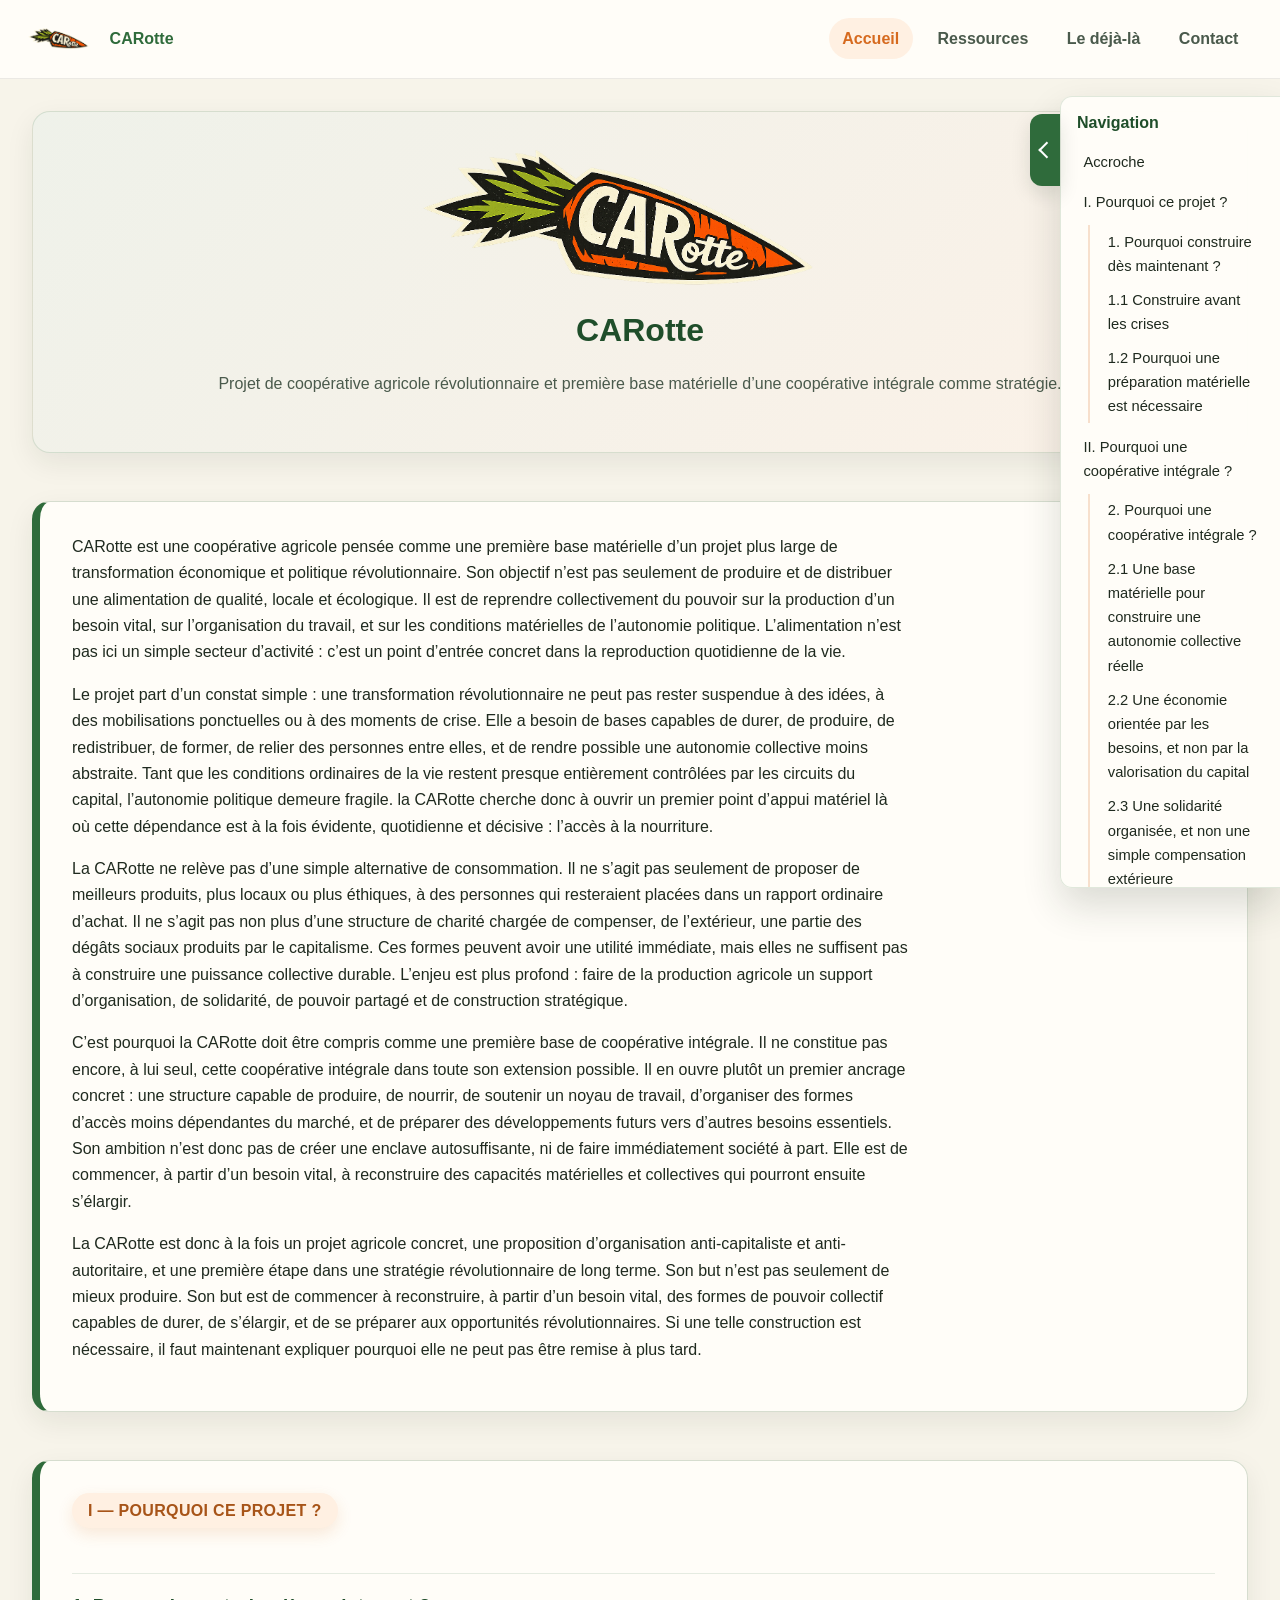
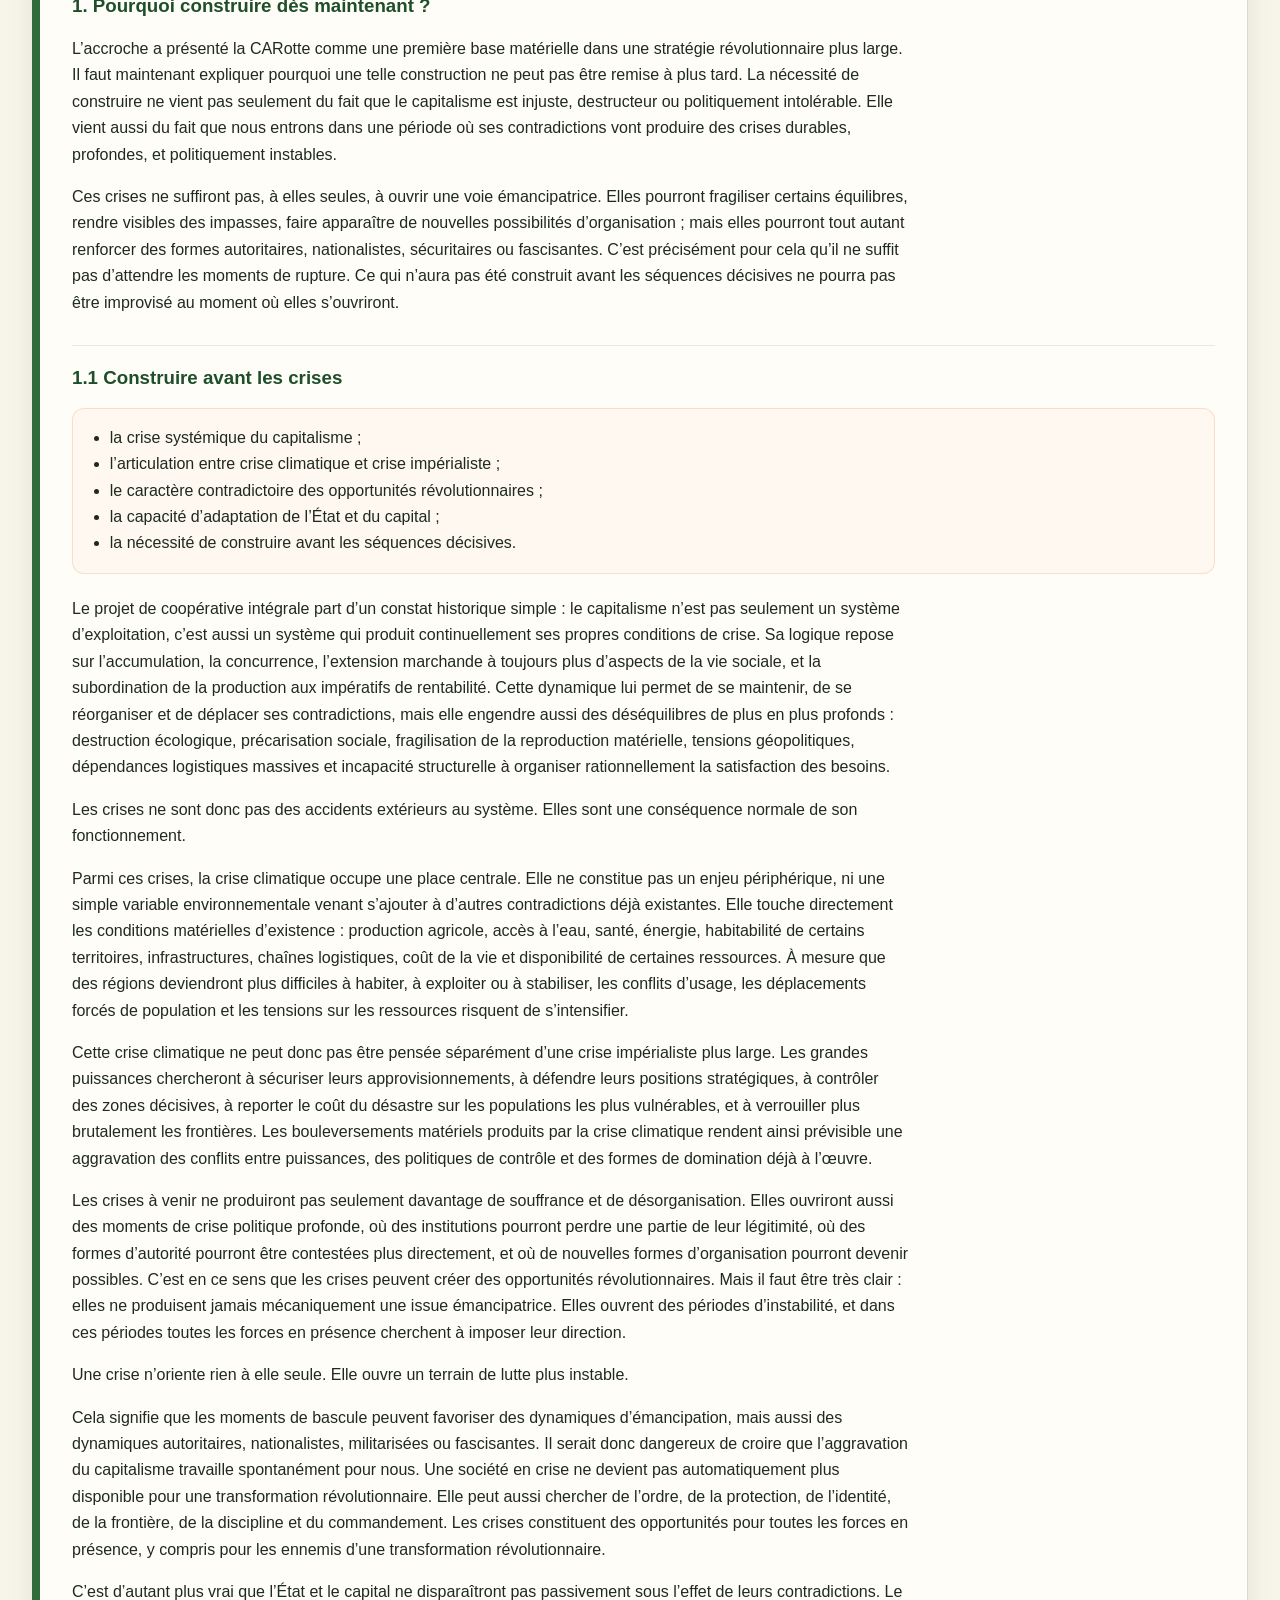
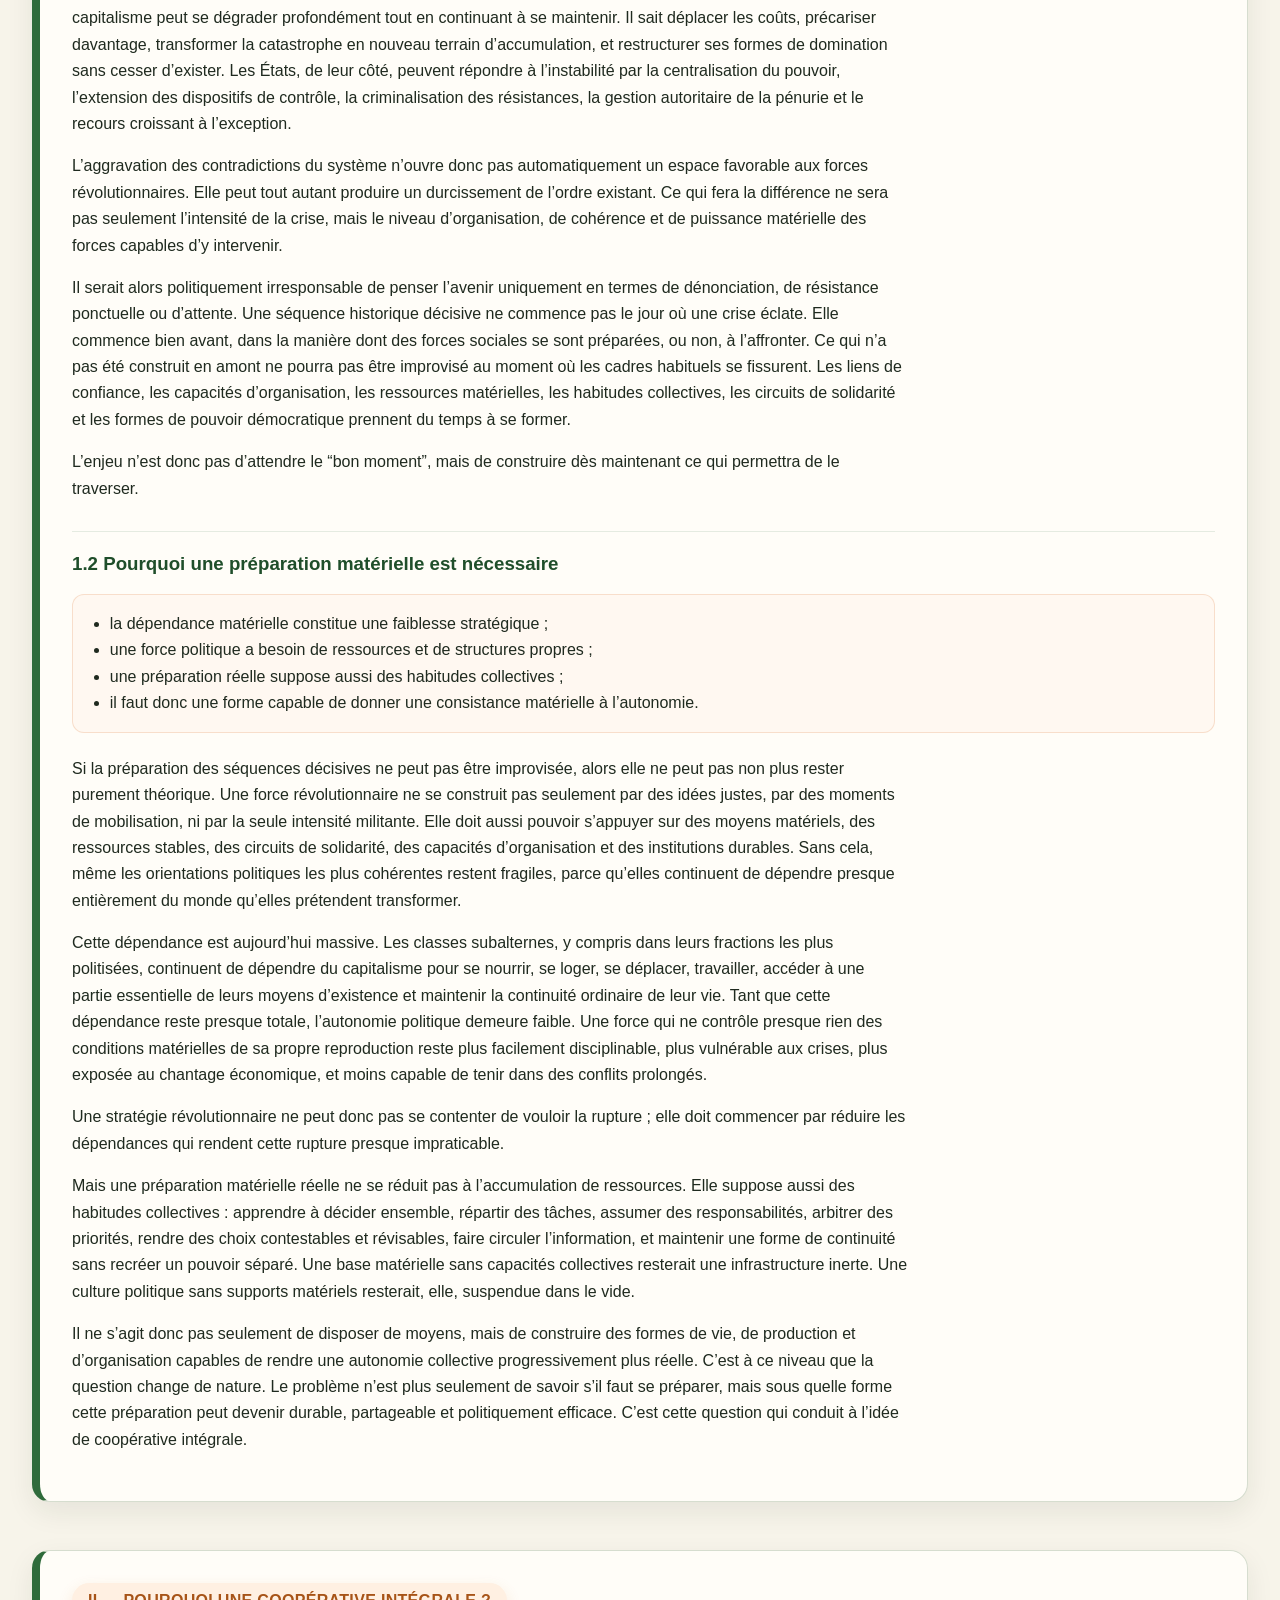
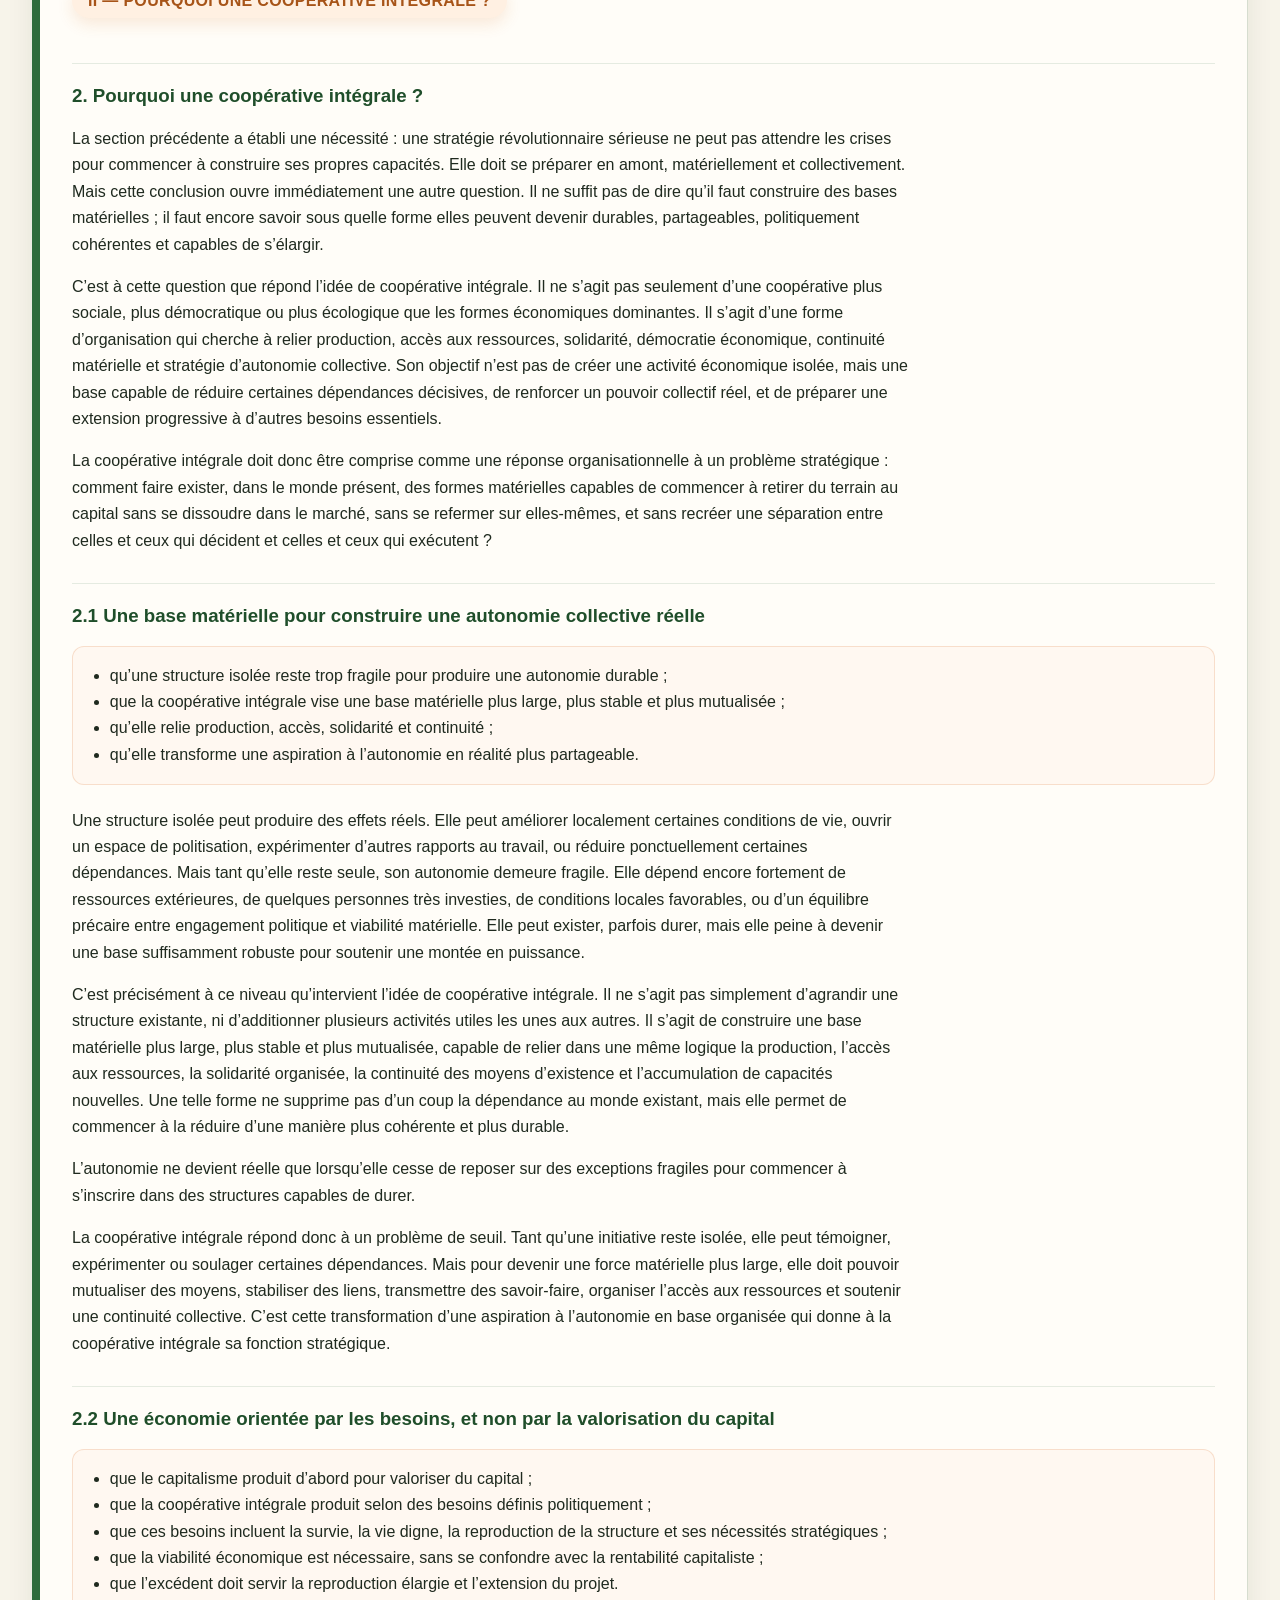
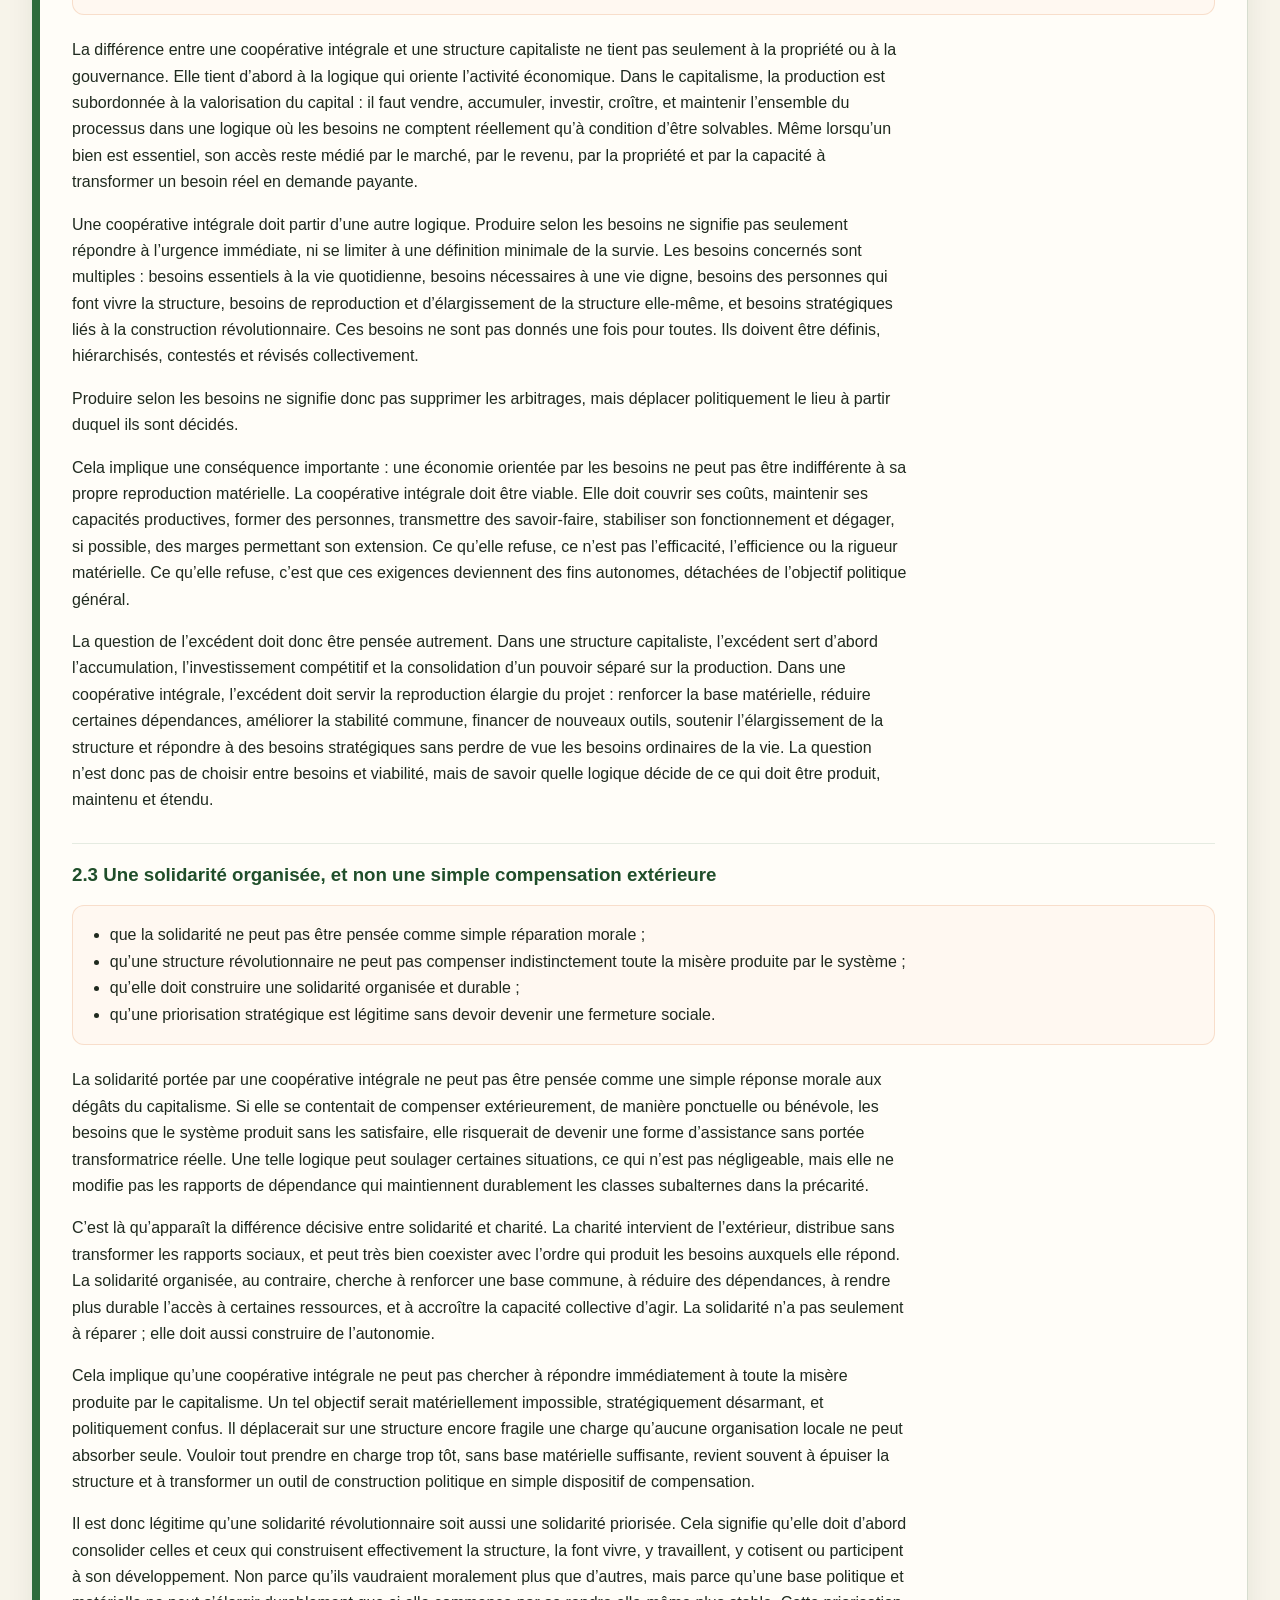
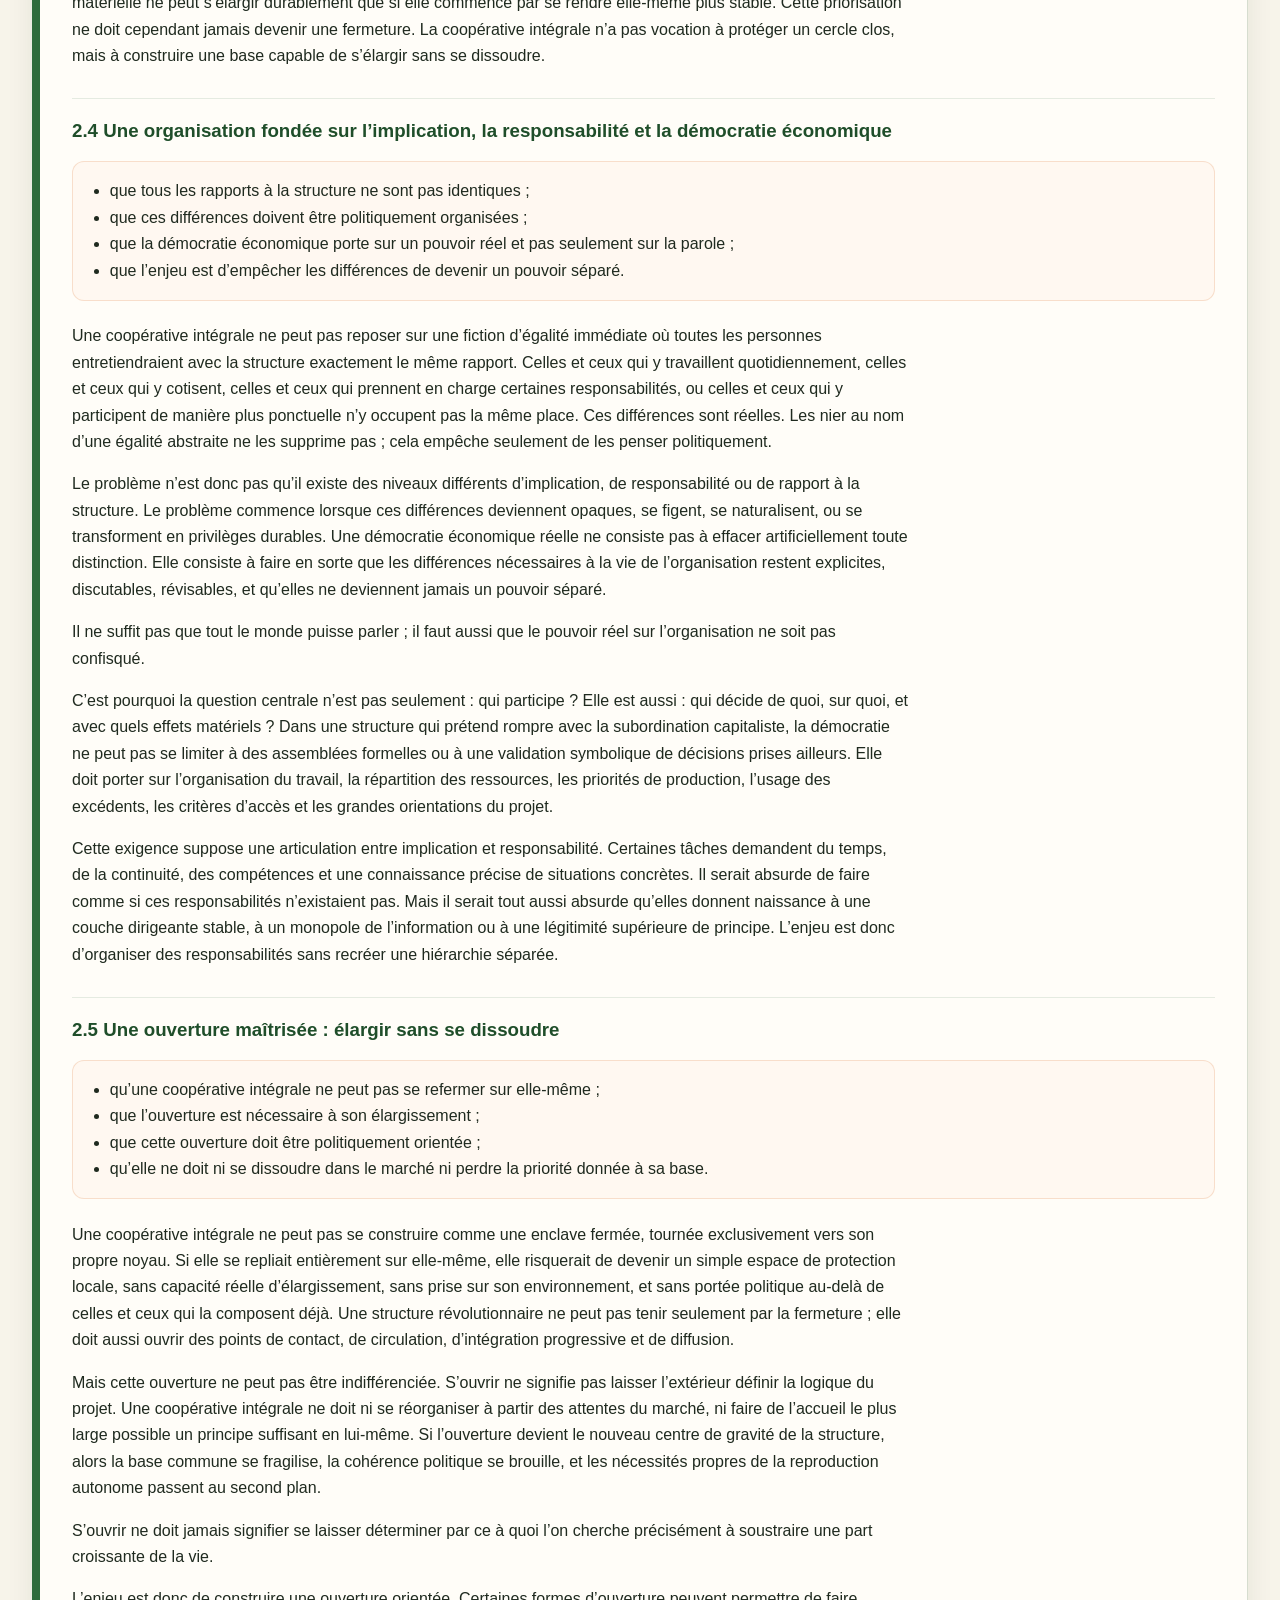
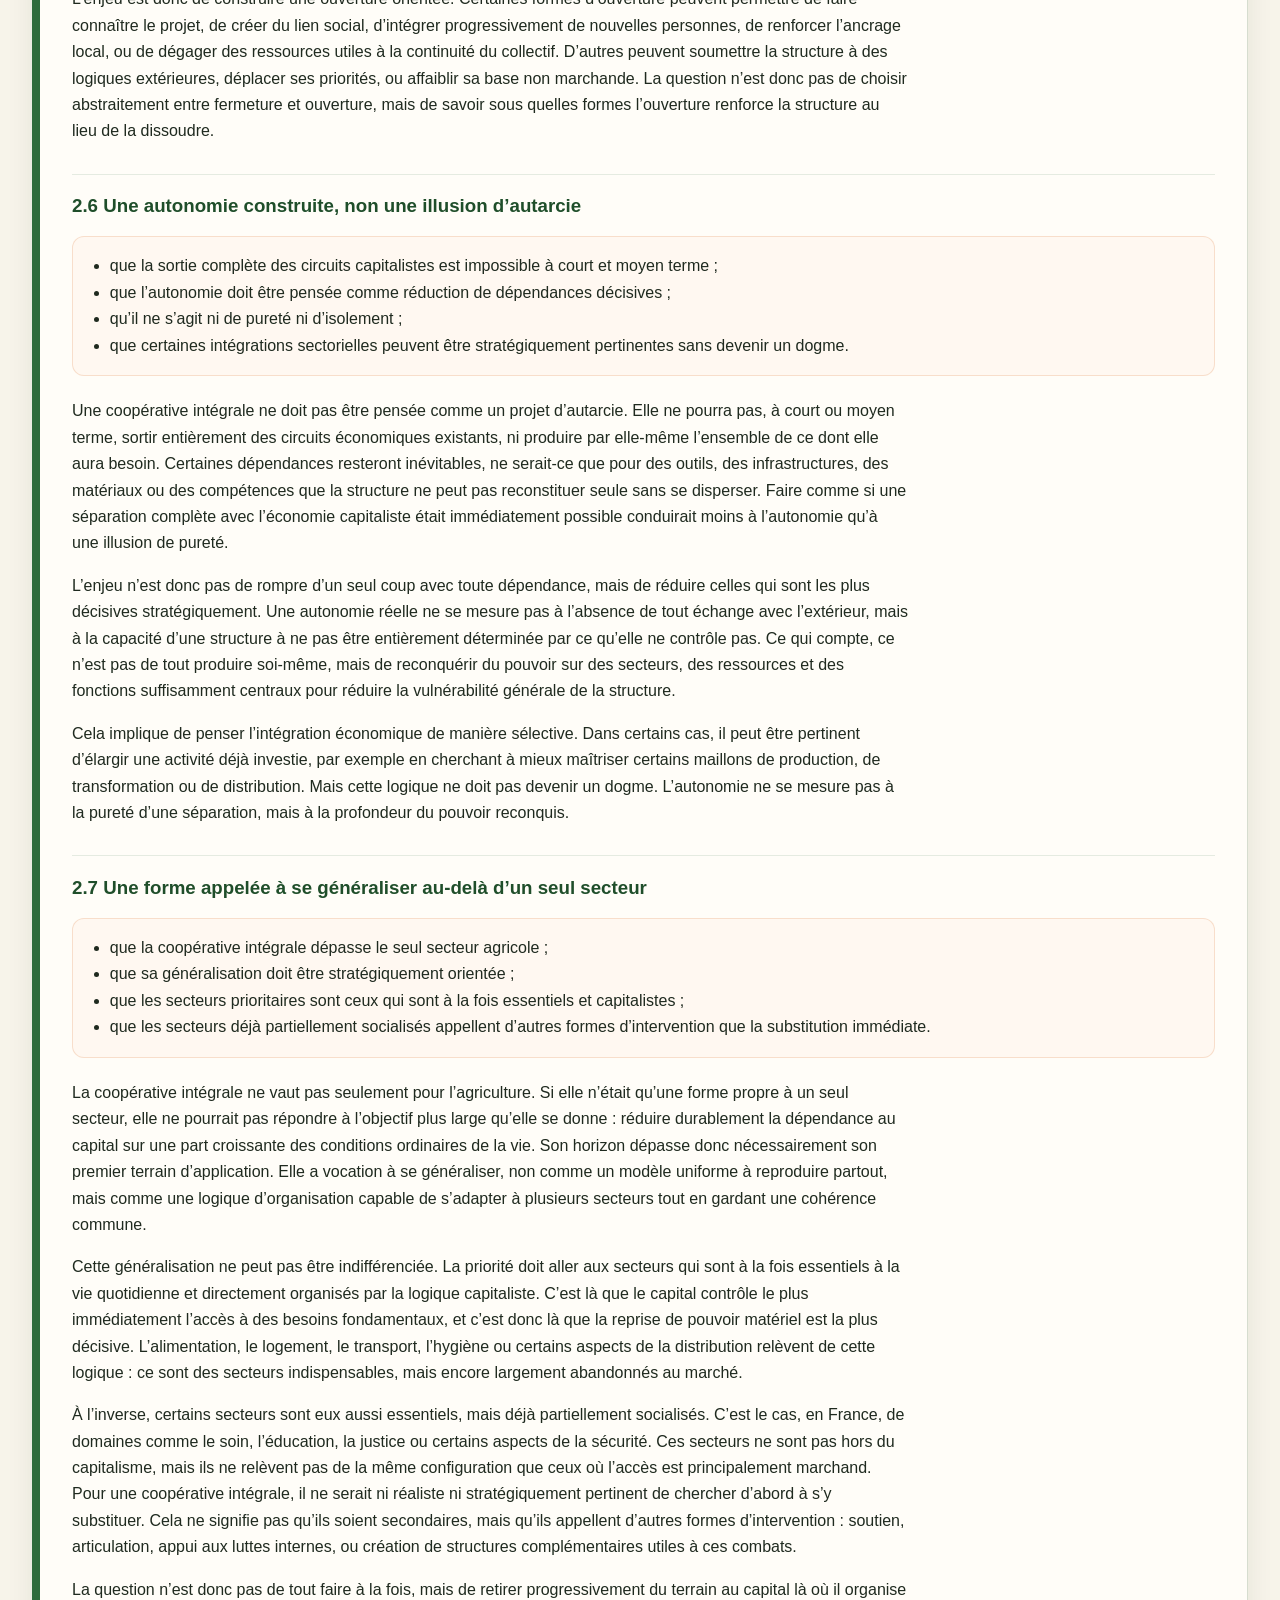
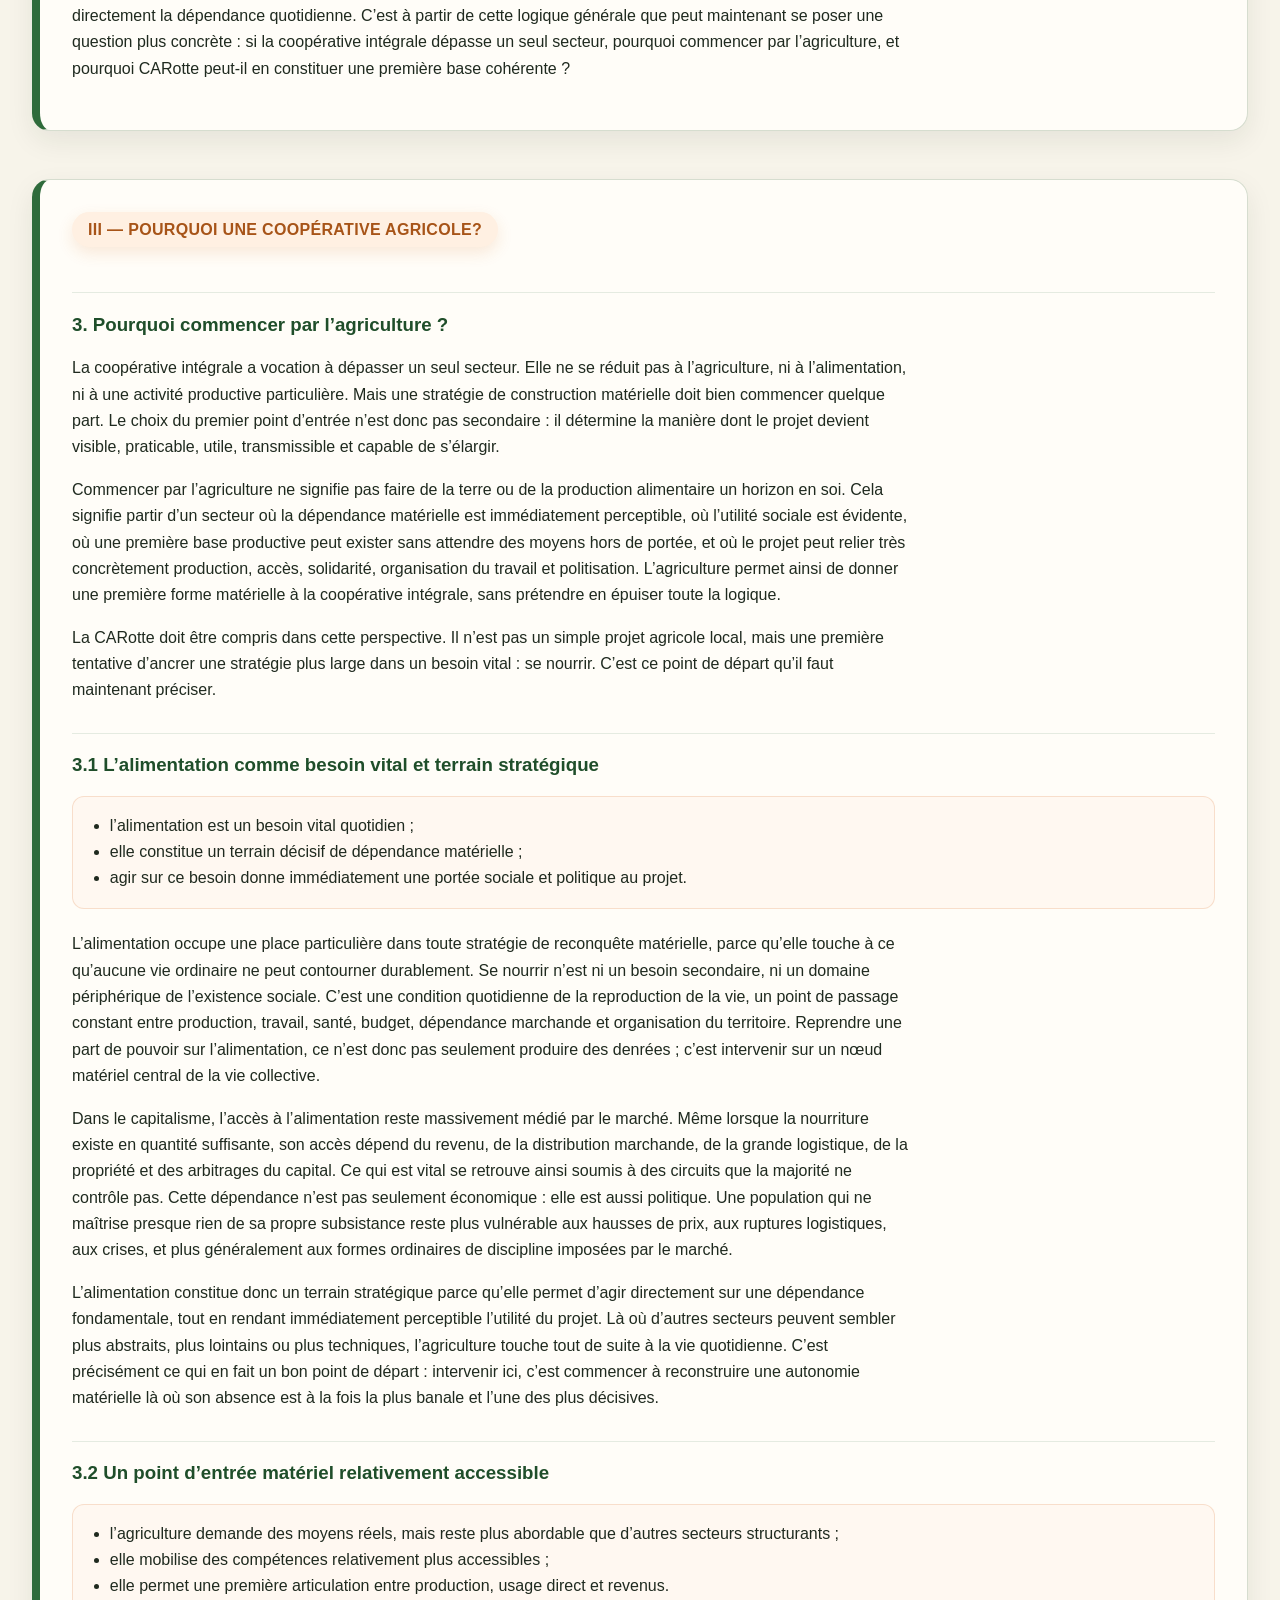
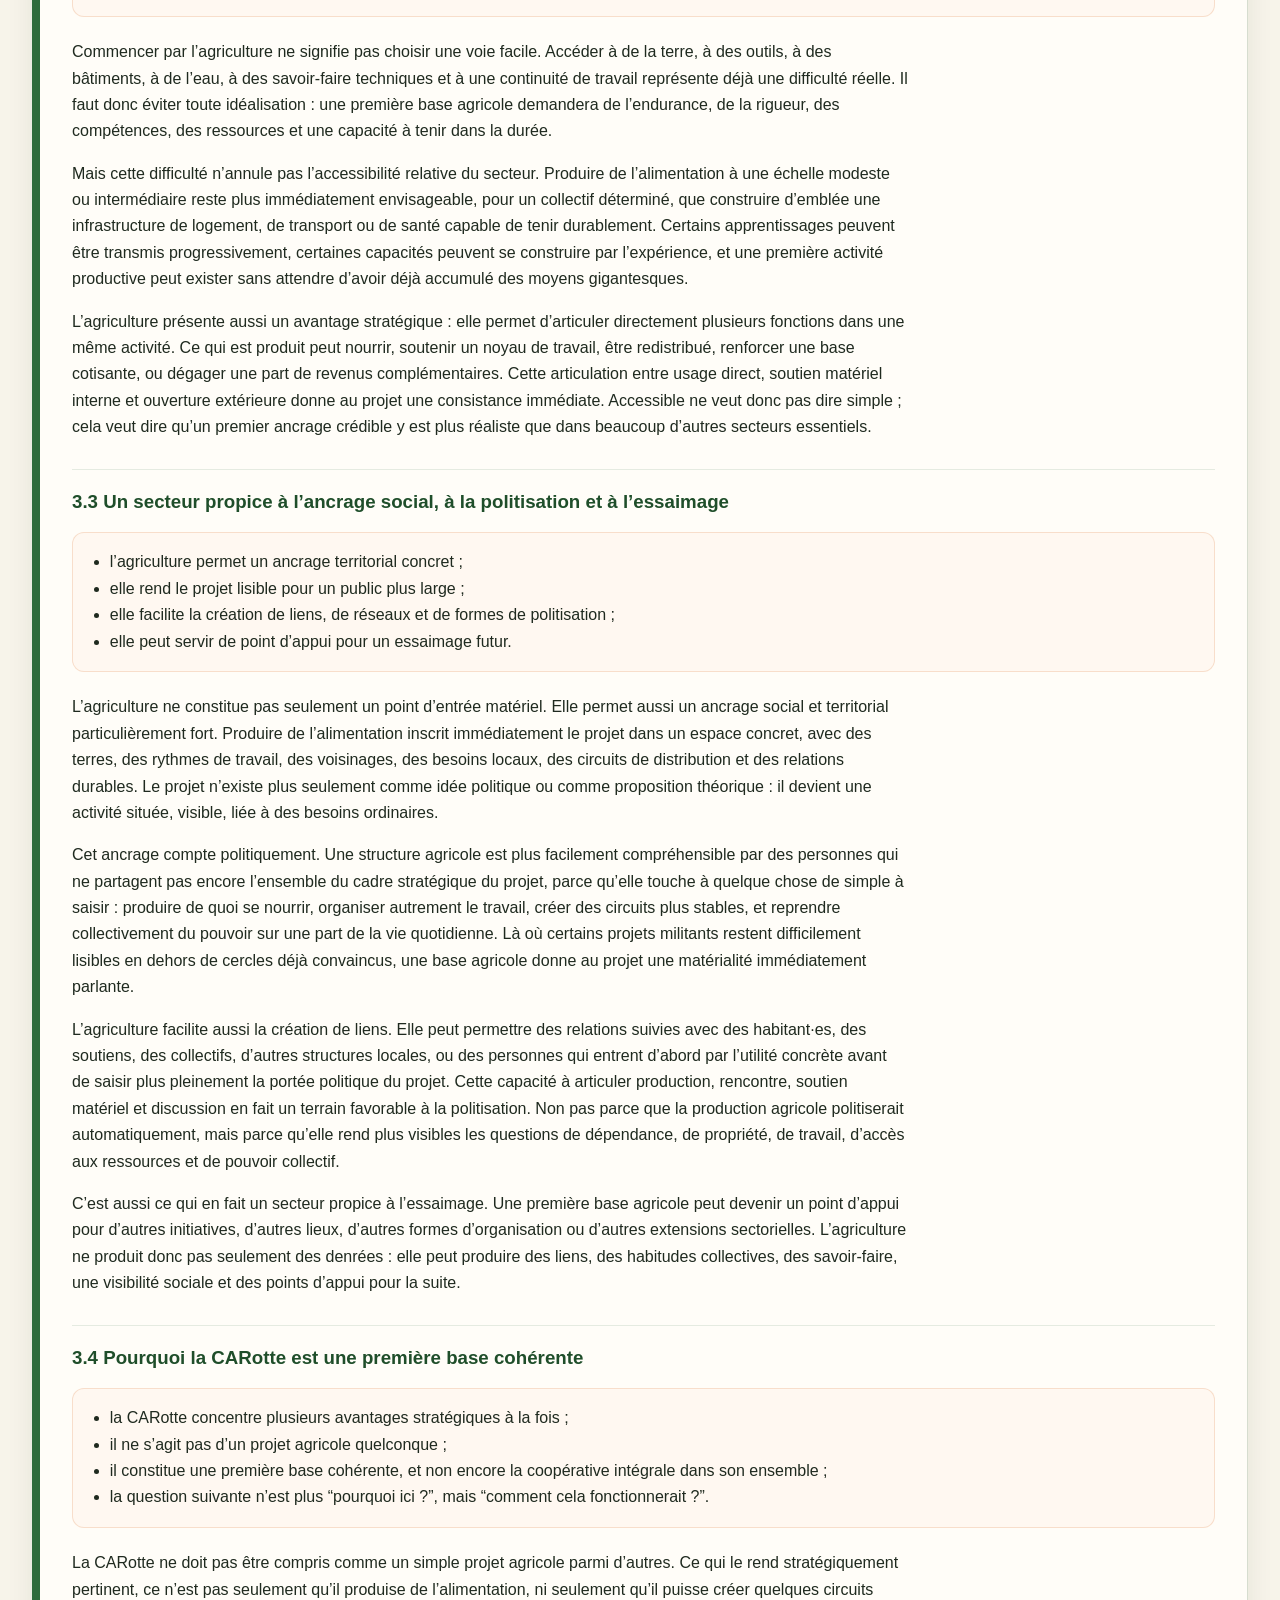
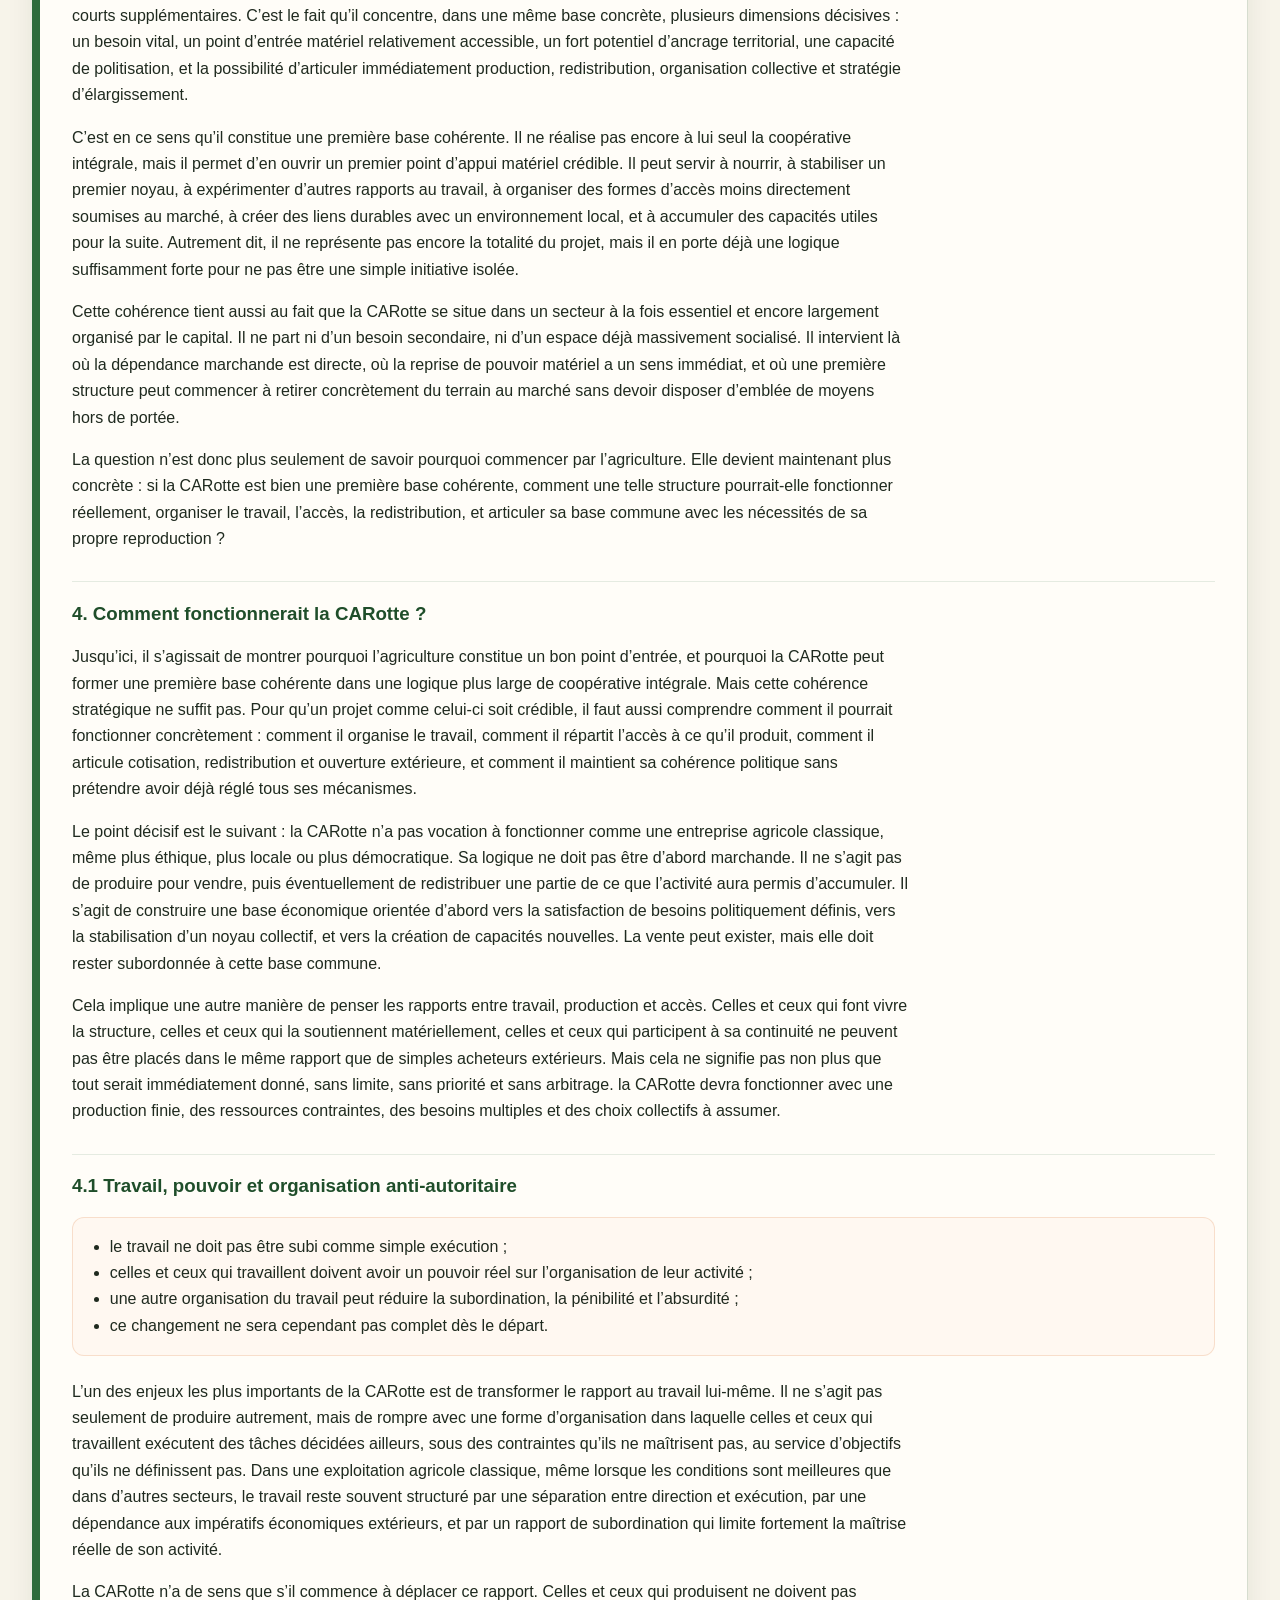
<file: index.html>
<!DOCTYPE html>
<html lang="fr">
<head>
  <meta charset="UTF-8">
  <meta name="viewport" content="width=device-width, initial-scale=1.0">
  <meta name="description" content="CARotte est un projet de coopérative agricole pensé comme première base matérielle d’une coopérative intégrale et d’une stratégie révolutionnaire de long terme.">
  <title>CARotte — Accueil</title>
  <link rel="stylesheet" href="style.css">
</head>
<body>

  <!-- Barre du haut -->
  <header class="topbar">
    <div class="topbar-inner">
      <a class="topbar-brand" href="index.html">
        <img src="logo-carotte.png" class="topbar-logo" alt="Logo CARotte">
        <span>CARotte</span>
      </a>

      <nav class="topbar-nav">
        <a class="active" href="index.html">Accueil</a>
        <a href="ressources.html">Ressources</a>
        <a href="deja-la.html">Le déjà-là</a>
        <a href="#contact-footer">Contact</a>
      </nav>
    </div>
  </header>

  <!-- Sommaire latéral -->
  <nav class="site-nav site-nav--intro-open" id="siteNav">
    <div class="site-nav__handle"></div>

    <div class="site-nav__panel">
      <h2>Navigation</h2>
      <ul>
        <li><a href="#accroche">Accroche</a></li>

        <li>
          <a href="#bloc-1">I. Pourquoi ce projet ?</a>
          <ul>
            <li><a href="#section-1">1. Pourquoi construire dès maintenant ?</a></li>
            <li><a href="#section-1-1">1.1 Construire avant les crises</a></li>
            <li><a href="#section-1-2">1.2 Pourquoi une préparation matérielle est nécessaire</a></li>
          </ul>
        </li>

        <li>
          <a href="#bloc-2">II. Pourquoi une coopérative intégrale ?</a>
          <ul>
            <li><a href="#section-2">2. Pourquoi une coopérative intégrale ?</a></li>
            <li><a href="#section-2-1">2.1 Une base matérielle pour construire une autonomie collective réelle</a></li>
            <li><a href="#section-2-2">2.2 Une économie orientée par les besoins, et non par la valorisation du capital</a></li>
            <li><a href="#section-2-3">2.3 Une solidarité organisée, et non une simple compensation extérieure</a></li>
            <li><a href="#section-2-4">2.4 Une organisation fondée sur l’implication, la responsabilité et la démocratie économique</a></li>
            <li><a href="#section-2-5">2.5 Une ouverture maîtrisée : élargir sans se dissoudre</a></li>
            <li><a href="#section-2-6">2.6 Une autonomie construite, non une illusion d’autarcie</a></li>
            <li><a href="#section-2-7">2.7 Une forme appelée à se généraliser au-delà d’un seul secteur</a></li>
          </ul>
        </li>

        <li>
          <a href="#bloc-3">III. Pourquoi CARotte ?</a>
          <ul>
            <li><a href="#section-3">3. Pourquoi commencer par l’agriculture ?</a></li>
            <li><a href="#section-3-1">3.1 L’alimentation comme besoin vital et terrain stratégique</a></li>
            <li><a href="#section-3-2">3.2 Un point d’entrée matériel relativement accessible</a></li>
            <li><a href="#section-3-3">3.3 Un secteur propice à l’ancrage social, à la politisation et à l’essaimage</a></li>
            <li><a href="#section-3-4">3.4 Pourquoi la CARotte est une première base cohérente</a></li>
            <li><a href="#section-4">4. Comment fonctionnerait la CARotte ?</a></li>
            <li><a href="#section-4-1">4.1 Travail, pouvoir et organisation anti-autoritaire</a></li>
            <li><a href="#section-4-2">4.2 Cotisation, accès et logique de redistribution</a></li>
            <li><a href="#section-4-3">4.3 Production limitée, priorités d’accès et ouverture extérieure</a></li>
            <li><a href="#section-4-4">4.4 Ce que ce modèle peut apporter à terme</a></li>
            <li><a href="#section-4-5">4.5 Ce que les débuts exigeront probablement</a></li>
          </ul>
        </li>

        <li>
          <a href="#bloc-4">IV. Comment le projet peut durer, grandir et se lancer ?</a>
          <ul>
            <li><a href="#section-5">5. Comment le projet peut durer et grandir ?</a></li>
            <li><a href="#section-5-1">5.1 Consolider une première base</a></li>
            <li><a href="#section-5-2">5.2 Pourquoi un commun théorique et stratégique est nécessaire</a></li>
            <li><a href="#section-5-3">5.3 Étendre par création et par intégration de structures existantes</a></li>
            <li><a href="#section-5-4">5.4 Généraliser le modèle à d’autres secteurs</a></li>
            <li><a href="#section-5-5">5.5 Penser l’internationalisation à long terme</a></li>
            <li><a href="#section-6">6. Conditions de lancement et faisabilité</a></li>
            <li><a href="#section-6-1">6.1 De quoi faut-il disposer pour commencer ?</a></li>
            <li><a href="#section-6-2">6.2 Hypothèses de départ : reprise, transformation, installation nouvelle</a></li>
            <li><a href="#section-6-3">6.3 Pistes de financement</a></li>
            <li><a href="#section-6-4">6.4 Ce qui devra être étudié collectivement</a></li>
            <li><a href="#section-7">7. Annexes</a></li>
            <li><a href="#section-7-1">7.1 Le déjà-là</a></li>
            <li><a href="#section-7-2">7.2 Ressources</a></li>
            <li><a href="#section-8">8. Rejoindre le projet</a></li>
          </ul>
        </li>
      </ul>
    </div>
  </nav>

  <main class="site-main">

    <!-- Accroche -->
    <header class="site-hero" id="accroche">
      <div class="hero-logo-wrap">
        <img src="logo-carotte.png" class="hero-logo" alt="Logo CARotte">
      </div>
      <h1>CARotte</h1>
      <p class="site-subtitle">Projet de coopérative agricole révolutionnaire et première base matérielle d’une coopérative intégrale comme stratégie.</p>
    </header>

    <section class="section-block major intro-section" id="accroche-texte">
      <p>CARotte est une coopérative agricole pensée comme une première base matérielle d’un projet plus large de transformation économique et politique révolutionnaire. Son objectif n’est pas seulement de produire et de distribuer une alimentation de qualité, locale et écologique. Il est de reprendre collectivement du pouvoir sur la production d’un besoin vital, sur l’organisation du travail, et sur les conditions matérielles de l’autonomie politique. L’alimentation n’est pas ici un simple secteur d’activité : c’est un point d’entrée concret dans la reproduction quotidienne de la vie.</p>
      <p>Le projet part d’un constat simple : une transformation révolutionnaire ne peut pas rester suspendue à des idées, à des mobilisations ponctuelles ou à des moments de crise. Elle a besoin de bases capables de durer, de produire, de redistribuer, de former, de relier des personnes entre elles, et de rendre possible une autonomie collective moins abstraite. Tant que les conditions ordinaires de la vie restent presque entièrement contrôlées par les circuits du capital, l’autonomie politique demeure fragile. la CARotte cherche donc à ouvrir un premier point d’appui matériel là où cette dépendance est à la fois évidente, quotidienne et décisive : l’accès à la nourriture.</p>
      <p>La CARotte ne relève pas d’une simple alternative de consommation. Il ne s’agit pas seulement de proposer de meilleurs produits, plus locaux ou plus éthiques, à des personnes qui resteraient placées dans un rapport ordinaire d’achat. Il ne s’agit pas non plus d’une structure de charité chargée de compenser, de l’extérieur, une partie des dégâts sociaux produits par le capitalisme. Ces formes peuvent avoir une utilité immédiate, mais elles ne suffisent pas à construire une puissance collective durable. L’enjeu est plus profond : faire de la production agricole un support d’organisation, de solidarité, de pouvoir partagé et de construction stratégique.</p>
      <p>C’est pourquoi la CARotte doit être compris comme une première base de coopérative intégrale. Il ne constitue pas encore, à lui seul, cette coopérative intégrale dans toute son extension possible. Il en ouvre plutôt un premier ancrage concret : une structure capable de produire, de nourrir, de soutenir un noyau de travail, d’organiser des formes d’accès moins dépendantes du marché, et de préparer des développements futurs vers d’autres besoins essentiels. Son ambition n’est donc pas de créer une enclave autosuffisante, ni de faire immédiatement société à part. Elle est de commencer, à partir d’un besoin vital, à reconstruire des capacités matérielles et collectives qui pourront ensuite s’élargir.</p>
      <p>La CARotte est donc à la fois un projet agricole concret, une proposition d’organisation anti-capitaliste et anti-autoritaire, et une première étape dans une stratégie révolutionnaire de long terme. Son but n’est pas seulement de mieux produire. Son but est de commencer à reconstruire, à partir d’un besoin vital, des formes de pouvoir collectif capables de durer, de s’élargir, et de se préparer aux opportunités révolutionnaires. Si une telle construction est nécessaire, il faut maintenant expliquer pourquoi elle ne peut pas être remise à plus tard.</p>
    </section>

    <!-- Bloc I -->
    <section class="section-block major" id="bloc-1">
      <h2 class="section-label section-label--chapter">I — Pourquoi ce projet ?</h2>

      <div class="subsection" id="section-1">
        <h3>1. Pourquoi construire dès maintenant ?</h3>
        <p>L’accroche a présenté la CARotte comme une première base matérielle dans une stratégie révolutionnaire plus large. Il faut maintenant expliquer pourquoi une telle construction ne peut pas être remise à plus tard. La nécessité de construire ne vient pas seulement du fait que le capitalisme est injuste, destructeur ou politiquement intolérable. Elle vient aussi du fait que nous entrons dans une période où ses contradictions vont produire des crises durables, profondes, et politiquement instables.</p>
        <p>Ces crises ne suffiront pas, à elles seules, à ouvrir une voie émancipatrice. Elles pourront fragiliser certains équilibres, rendre visibles des impasses, faire apparaître de nouvelles possibilités d’organisation ; mais elles pourront tout autant renforcer des formes autoritaires, nationalistes, sécuritaires ou fascisantes. C’est précisément pour cela qu’il ne suffit pas d’attendre les moments de rupture. Ce qui n’aura pas été construit avant les séquences décisives ne pourra pas être improvisé au moment où elles s’ouvriront.</p>
      </div>

      <div class="subsection" id="section-1-1">
        <h3>1.1 Construire avant les crises</h3>
        <div class="mini-summary">
          <ul>
            <li>la crise systémique du capitalisme ;</li>
            <li>l’articulation entre crise climatique et crise impérialiste ;</li>
            <li>le caractère contradictoire des opportunités révolutionnaires ;</li>
            <li>la capacité d’adaptation de l’État et du capital ;</li>
            <li>la nécessité de construire avant les séquences décisives.</li>
          </ul>
        </div>
        <p>Le projet de coopérative intégrale part d’un constat historique simple : le capitalisme n’est pas seulement un système d’exploitation, c’est aussi un système qui produit continuellement ses propres conditions de crise. Sa logique repose sur l’accumulation, la concurrence, l’extension marchande à toujours plus d’aspects de la vie sociale, et la subordination de la production aux impératifs de rentabilité. Cette dynamique lui permet de se maintenir, de se réorganiser et de déplacer ses contradictions, mais elle engendre aussi des déséquilibres de plus en plus profonds : destruction écologique, précarisation sociale, fragilisation de la reproduction matérielle, tensions géopolitiques, dépendances logistiques massives et incapacité structurelle à organiser rationnellement la satisfaction des besoins.</p>
        <p>Les crises ne sont donc pas des accidents extérieurs au système. Elles sont une conséquence normale de son fonctionnement.</p>
        <p>Parmi ces crises, la crise climatique occupe une place centrale. Elle ne constitue pas un enjeu périphérique, ni une simple variable environnementale venant s’ajouter à d’autres contradictions déjà existantes. Elle touche directement les conditions matérielles d’existence : production agricole, accès à l’eau, santé, énergie, habitabilité de certains territoires, infrastructures, chaînes logistiques, coût de la vie et disponibilité de certaines ressources. À mesure que des régions deviendront plus difficiles à habiter, à exploiter ou à stabiliser, les conflits d’usage, les déplacements forcés de population et les tensions sur les ressources risquent de s’intensifier.</p>
        <p>Cette crise climatique ne peut donc pas être pensée séparément d’une crise impérialiste plus large. Les grandes puissances chercheront à sécuriser leurs approvisionnements, à défendre leurs positions stratégiques, à contrôler des zones décisives, à reporter le coût du désastre sur les populations les plus vulnérables, et à verrouiller plus brutalement les frontières. Les bouleversements matériels produits par la crise climatique rendent ainsi prévisible une aggravation des conflits entre puissances, des politiques de contrôle et des formes de domination déjà à l’œuvre.</p>
        <p>Les crises à venir ne produiront pas seulement davantage de souffrance et de désorganisation. Elles ouvriront aussi des moments de crise politique profonde, où des institutions pourront perdre une partie de leur légitimité, où des formes d’autorité pourront être contestées plus directement, et où de nouvelles formes d’organisation pourront devenir possibles. C’est en ce sens que les crises peuvent créer des opportunités révolutionnaires. Mais il faut être très clair : elles ne produisent jamais mécaniquement une issue émancipatrice. Elles ouvrent des périodes d’instabilité, et dans ces périodes toutes les forces en présence cherchent à imposer leur direction.</p>
        <p>Une crise n’oriente rien à elle seule. Elle ouvre un terrain de lutte plus instable.</p>
        <p>Cela signifie que les moments de bascule peuvent favoriser des dynamiques d’émancipation, mais aussi des dynamiques autoritaires, nationalistes, militarisées ou fascisantes. Il serait donc dangereux de croire que l’aggravation du capitalisme travaille spontanément pour nous. Une société en crise ne devient pas automatiquement plus disponible pour une transformation révolutionnaire. Elle peut aussi chercher de l’ordre, de la protection, de l’identité, de la frontière, de la discipline et du commandement. Les crises constituent des opportunités pour toutes les forces en présence, y compris pour les ennemis d’une transformation révolutionnaire.</p>
        <p>C’est d’autant plus vrai que l’État et le capital ne disparaîtront pas passivement sous l’effet de leurs contradictions. Le capitalisme peut se dégrader profondément tout en continuant à se maintenir. Il sait déplacer les coûts, précariser davantage, transformer la catastrophe en nouveau terrain d’accumulation, et restructurer ses formes de domination sans cesser d’exister. Les États, de leur côté, peuvent répondre à l’instabilité par la centralisation du pouvoir, l’extension des dispositifs de contrôle, la criminalisation des résistances, la gestion autoritaire de la pénurie et le recours croissant à l’exception.</p>
        <p>L’aggravation des contradictions du système n’ouvre donc pas automatiquement un espace favorable aux forces révolutionnaires. Elle peut tout autant produire un durcissement de l’ordre existant. Ce qui fera la différence ne sera pas seulement l’intensité de la crise, mais le niveau d’organisation, de cohérence et de puissance matérielle des forces capables d’y intervenir.</p>
        <p>Il serait alors politiquement irresponsable de penser l’avenir uniquement en termes de dénonciation, de résistance ponctuelle ou d’attente. Une séquence historique décisive ne commence pas le jour où une crise éclate. Elle commence bien avant, dans la manière dont des forces sociales se sont préparées, ou non, à l’affronter. Ce qui n’a pas été construit en amont ne pourra pas être improvisé au moment où les cadres habituels se fissurent. Les liens de confiance, les capacités d’organisation, les ressources matérielles, les habitudes collectives, les circuits de solidarité et les formes de pouvoir démocratique prennent du temps à se former.</p>
        <p>L’enjeu n’est donc pas d’attendre le “bon moment”, mais de construire dès maintenant ce qui permettra de le traverser.</p>
      </div>

      <div class="subsection" id="section-1-2">
        <h3>1.2 Pourquoi une préparation matérielle est nécessaire</h3>
        <div class="mini-summary">
          <ul>
            <li>la dépendance matérielle constitue une faiblesse stratégique ;</li>
            <li>une force politique a besoin de ressources et de structures propres ;</li>
            <li>une préparation réelle suppose aussi des habitudes collectives ;</li>
            <li>il faut donc une forme capable de donner une consistance matérielle à l’autonomie.</li>
          </ul>
        </div>
        <p>Si la préparation des séquences décisives ne peut pas être improvisée, alors elle ne peut pas non plus rester purement théorique. Une force révolutionnaire ne se construit pas seulement par des idées justes, par des moments de mobilisation, ni par la seule intensité militante. Elle doit aussi pouvoir s’appuyer sur des moyens matériels, des ressources stables, des circuits de solidarité, des capacités d’organisation et des institutions durables. Sans cela, même les orientations politiques les plus cohérentes restent fragiles, parce qu’elles continuent de dépendre presque entièrement du monde qu’elles prétendent transformer.</p>
        <p>Cette dépendance est aujourd’hui massive. Les classes subalternes, y compris dans leurs fractions les plus politisées, continuent de dépendre du capitalisme pour se nourrir, se loger, se déplacer, travailler, accéder à une partie essentielle de leurs moyens d’existence et maintenir la continuité ordinaire de leur vie. Tant que cette dépendance reste presque totale, l’autonomie politique demeure faible. Une force qui ne contrôle presque rien des conditions matérielles de sa propre reproduction reste plus facilement disciplinable, plus vulnérable aux crises, plus exposée au chantage économique, et moins capable de tenir dans des conflits prolongés.</p>
        <p>Une stratégie révolutionnaire ne peut donc pas se contenter de vouloir la rupture ; elle doit commencer par réduire les dépendances qui rendent cette rupture presque impraticable.</p>
        <p>Mais une préparation matérielle réelle ne se réduit pas à l’accumulation de ressources. Elle suppose aussi des habitudes collectives : apprendre à décider ensemble, répartir des tâches, assumer des responsabilités, arbitrer des priorités, rendre des choix contestables et révisables, faire circuler l’information, et maintenir une forme de continuité sans recréer un pouvoir séparé. Une base matérielle sans capacités collectives resterait une infrastructure inerte. Une culture politique sans supports matériels resterait, elle, suspendue dans le vide.</p>
        <p>Il ne s’agit donc pas seulement de disposer de moyens, mais de construire des formes de vie, de production et d’organisation capables de rendre une autonomie collective progressivement plus réelle. C’est à ce niveau que la question change de nature. Le problème n’est plus seulement de savoir s’il faut se préparer, mais sous quelle forme cette préparation peut devenir durable, partageable et politiquement efficace. C’est cette question qui conduit à l’idée de coopérative intégrale.</p>
      </div>
    </section>

    <!-- Bloc II -->
    <section class="section-block major" id="bloc-2">
      <h2 class="section-label section-label--chapter">II — Pourquoi une coopérative intégrale ?</h2>

      <div class="subsection" id="section-2">
        <h3>2. Pourquoi une coopérative intégrale ?</h3>
        <p>La section précédente a établi une nécessité : une stratégie révolutionnaire sérieuse ne peut pas attendre les crises pour commencer à construire ses propres capacités. Elle doit se préparer en amont, matériellement et collectivement. Mais cette conclusion ouvre immédiatement une autre question. Il ne suffit pas de dire qu’il faut construire des bases matérielles ; il faut encore savoir sous quelle forme elles peuvent devenir durables, partageables, politiquement cohérentes et capables de s’élargir.</p>
        <p>C’est à cette question que répond l’idée de coopérative intégrale. Il ne s’agit pas seulement d’une coopérative plus sociale, plus démocratique ou plus écologique que les formes économiques dominantes. Il s’agit d’une forme d’organisation qui cherche à relier production, accès aux ressources, solidarité, démocratie économique, continuité matérielle et stratégie d’autonomie collective. Son objectif n’est pas de créer une activité économique isolée, mais une base capable de réduire certaines dépendances décisives, de renforcer un pouvoir collectif réel, et de préparer une extension progressive à d’autres besoins essentiels.</p>
        <p>La coopérative intégrale doit donc être comprise comme une réponse organisationnelle à un problème stratégique : comment faire exister, dans le monde présent, des formes matérielles capables de commencer à retirer du terrain au capital sans se dissoudre dans le marché, sans se refermer sur elles-mêmes, et sans recréer une séparation entre celles et ceux qui décident et celles et ceux qui exécutent ?</p>
      </div>

      <div class="subsection" id="section-2-1">
        <h3>2.1 Une base matérielle pour construire une autonomie collective réelle</h3>
        <div class="mini-summary">
          <ul>
            <li>qu’une structure isolée reste trop fragile pour produire une autonomie durable ;</li>
            <li>que la coopérative intégrale vise une base matérielle plus large, plus stable et plus mutualisée ;</li>
            <li>qu’elle relie production, accès, solidarité et continuité ;</li>
            <li>qu’elle transforme une aspiration à l’autonomie en réalité plus partageable.</li>
          </ul>
        </div>
        <p>Une structure isolée peut produire des effets réels. Elle peut améliorer localement certaines conditions de vie, ouvrir un espace de politisation, expérimenter d’autres rapports au travail, ou réduire ponctuellement certaines dépendances. Mais tant qu’elle reste seule, son autonomie demeure fragile. Elle dépend encore fortement de ressources extérieures, de quelques personnes très investies, de conditions locales favorables, ou d’un équilibre précaire entre engagement politique et viabilité matérielle. Elle peut exister, parfois durer, mais elle peine à devenir une base suffisamment robuste pour soutenir une montée en puissance.</p>
        <p>C’est précisément à ce niveau qu’intervient l’idée de coopérative intégrale. Il ne s’agit pas simplement d’agrandir une structure existante, ni d’additionner plusieurs activités utiles les unes aux autres. Il s’agit de construire une base matérielle plus large, plus stable et plus mutualisée, capable de relier dans une même logique la production, l’accès aux ressources, la solidarité organisée, la continuité des moyens d’existence et l’accumulation de capacités nouvelles. Une telle forme ne supprime pas d’un coup la dépendance au monde existant, mais elle permet de commencer à la réduire d’une manière plus cohérente et plus durable.</p>
        <p>L’autonomie ne devient réelle que lorsqu’elle cesse de reposer sur des exceptions fragiles pour commencer à s’inscrire dans des structures capables de durer.</p>
        <p>La coopérative intégrale répond donc à un problème de seuil. Tant qu’une initiative reste isolée, elle peut témoigner, expérimenter ou soulager certaines dépendances. Mais pour devenir une force matérielle plus large, elle doit pouvoir mutualiser des moyens, stabiliser des liens, transmettre des savoir-faire, organiser l’accès aux ressources et soutenir une continuité collective. C’est cette transformation d’une aspiration à l’autonomie en base organisée qui donne à la coopérative intégrale sa fonction stratégique.</p>
      </div>

      <div class="subsection" id="section-2-2">
        <h3>2.2 Une économie orientée par les besoins, et non par la valorisation du capital</h3>
        <div class="mini-summary">
          <ul>
            <li>que le capitalisme produit d’abord pour valoriser du capital ;</li>
            <li>que la coopérative intégrale produit selon des besoins définis politiquement ;</li>
            <li>que ces besoins incluent la survie, la vie digne, la reproduction de la structure et ses nécessités stratégiques ;</li>
            <li>que la viabilité économique est nécessaire, sans se confondre avec la rentabilité capitaliste ;</li>
            <li>que l’excédent doit servir la reproduction élargie et l’extension du projet.</li>
          </ul>
        </div>
        <p>La différence entre une coopérative intégrale et une structure capitaliste ne tient pas seulement à la propriété ou à la gouvernance. Elle tient d’abord à la logique qui oriente l’activité économique. Dans le capitalisme, la production est subordonnée à la valorisation du capital : il faut vendre, accumuler, investir, croître, et maintenir l’ensemble du processus dans une logique où les besoins ne comptent réellement qu’à condition d’être solvables. Même lorsqu’un bien est essentiel, son accès reste médié par le marché, par le revenu, par la propriété et par la capacité à transformer un besoin réel en demande payante.</p>
        <p>Une coopérative intégrale doit partir d’une autre logique. Produire selon les besoins ne signifie pas seulement répondre à l’urgence immédiate, ni se limiter à une définition minimale de la survie. Les besoins concernés sont multiples : besoins essentiels à la vie quotidienne, besoins nécessaires à une vie digne, besoins des personnes qui font vivre la structure, besoins de reproduction et d’élargissement de la structure elle-même, et besoins stratégiques liés à la construction révolutionnaire. Ces besoins ne sont pas donnés une fois pour toutes. Ils doivent être définis, hiérarchisés, contestés et révisés collectivement.</p>
        <p>Produire selon les besoins ne signifie donc pas supprimer les arbitrages, mais déplacer politiquement le lieu à partir duquel ils sont décidés.</p>
        <p>Cela implique une conséquence importante : une économie orientée par les besoins ne peut pas être indifférente à sa propre reproduction matérielle. La coopérative intégrale doit être viable. Elle doit couvrir ses coûts, maintenir ses capacités productives, former des personnes, transmettre des savoir-faire, stabiliser son fonctionnement et dégager, si possible, des marges permettant son extension. Ce qu’elle refuse, ce n’est pas l’efficacité, l’efficience ou la rigueur matérielle. Ce qu’elle refuse, c’est que ces exigences deviennent des fins autonomes, détachées de l’objectif politique général.</p>
        <p>La question de l’excédent doit donc être pensée autrement. Dans une structure capitaliste, l’excédent sert d’abord l’accumulation, l’investissement compétitif et la consolidation d’un pouvoir séparé sur la production. Dans une coopérative intégrale, l’excédent doit servir la reproduction élargie du projet : renforcer la base matérielle, réduire certaines dépendances, améliorer la stabilité commune, financer de nouveaux outils, soutenir l’élargissement de la structure et répondre à des besoins stratégiques sans perdre de vue les besoins ordinaires de la vie. La question n’est donc pas de choisir entre besoins et viabilité, mais de savoir quelle logique décide de ce qui doit être produit, maintenu et étendu.</p>
      </div>

      <div class="subsection" id="section-2-3">
        <h3>2.3 Une solidarité organisée, et non une simple compensation extérieure</h3>
        <div class="mini-summary">
          <ul>
            <li>que la solidarité ne peut pas être pensée comme simple réparation morale ;</li>
            <li>qu’une structure révolutionnaire ne peut pas compenser indistinctement toute la misère produite par le système ;</li>
            <li>qu’elle doit construire une solidarité organisée et durable ;</li>
            <li>qu’une priorisation stratégique est légitime sans devoir devenir une fermeture sociale.</li>
          </ul>
        </div>
        <p>La solidarité portée par une coopérative intégrale ne peut pas être pensée comme une simple réponse morale aux dégâts du capitalisme. Si elle se contentait de compenser extérieurement, de manière ponctuelle ou bénévole, les besoins que le système produit sans les satisfaire, elle risquerait de devenir une forme d’assistance sans portée transformatrice réelle. Une telle logique peut soulager certaines situations, ce qui n’est pas négligeable, mais elle ne modifie pas les rapports de dépendance qui maintiennent durablement les classes subalternes dans la précarité.</p>
        <p>C’est là qu’apparaît la différence décisive entre solidarité et charité. La charité intervient de l’extérieur, distribue sans transformer les rapports sociaux, et peut très bien coexister avec l’ordre qui produit les besoins auxquels elle répond. La solidarité organisée, au contraire, cherche à renforcer une base commune, à réduire des dépendances, à rendre plus durable l’accès à certaines ressources, et à accroître la capacité collective d’agir. La solidarité n’a pas seulement à réparer ; elle doit aussi construire de l’autonomie.</p>
        <p>Cela implique qu’une coopérative intégrale ne peut pas chercher à répondre immédiatement à toute la misère produite par le capitalisme. Un tel objectif serait matériellement impossible, stratégiquement désarmant, et politiquement confus. Il déplacerait sur une structure encore fragile une charge qu’aucune organisation locale ne peut absorber seule. Vouloir tout prendre en charge trop tôt, sans base matérielle suffisante, revient souvent à épuiser la structure et à transformer un outil de construction politique en simple dispositif de compensation.</p>
        <p>Il est donc légitime qu’une solidarité révolutionnaire soit aussi une solidarité priorisée. Cela signifie qu’elle doit d’abord consolider celles et ceux qui construisent effectivement la structure, la font vivre, y travaillent, y cotisent ou participent à son développement. Non parce qu’ils vaudraient moralement plus que d’autres, mais parce qu’une base politique et matérielle ne peut s’élargir durablement que si elle commence par se rendre elle-même plus stable. Cette priorisation ne doit cependant jamais devenir une fermeture. La coopérative intégrale n’a pas vocation à protéger un cercle clos, mais à construire une base capable de s’élargir sans se dissoudre.</p>
      </div>

      <div class="subsection" id="section-2-4">
        <h3>2.4 Une organisation fondée sur l’implication, la responsabilité et la démocratie économique</h3>
        <div class="mini-summary">
          <ul>
            <li>que tous les rapports à la structure ne sont pas identiques ;</li>
            <li>que ces différences doivent être politiquement organisées ;</li>
            <li>que la démocratie économique porte sur un pouvoir réel et pas seulement sur la parole ;</li>
            <li>que l’enjeu est d’empêcher les différences de devenir un pouvoir séparé.</li>
          </ul>
        </div>
        <p>Une coopérative intégrale ne peut pas reposer sur une fiction d’égalité immédiate où toutes les personnes entretiendraient avec la structure exactement le même rapport. Celles et ceux qui y travaillent quotidiennement, celles et ceux qui y cotisent, celles et ceux qui prennent en charge certaines responsabilités, ou celles et ceux qui y participent de manière plus ponctuelle n’y occupent pas la même place. Ces différences sont réelles. Les nier au nom d’une égalité abstraite ne les supprime pas ; cela empêche seulement de les penser politiquement.</p>
        <p>Le problème n’est donc pas qu’il existe des niveaux différents d’implication, de responsabilité ou de rapport à la structure. Le problème commence lorsque ces différences deviennent opaques, se figent, se naturalisent, ou se transforment en privilèges durables. Une démocratie économique réelle ne consiste pas à effacer artificiellement toute distinction. Elle consiste à faire en sorte que les différences nécessaires à la vie de l’organisation restent explicites, discutables, révisables, et qu’elles ne deviennent jamais un pouvoir séparé.</p>
        <p>Il ne suffit pas que tout le monde puisse parler ; il faut aussi que le pouvoir réel sur l’organisation ne soit pas confisqué.</p>
        <p>C’est pourquoi la question centrale n’est pas seulement : qui participe ? Elle est aussi : qui décide de quoi, sur quoi, et avec quels effets matériels ? Dans une structure qui prétend rompre avec la subordination capitaliste, la démocratie ne peut pas se limiter à des assemblées formelles ou à une validation symbolique de décisions prises ailleurs. Elle doit porter sur l’organisation du travail, la répartition des ressources, les priorités de production, l’usage des excédents, les critères d’accès et les grandes orientations du projet.</p>
        <p>Cette exigence suppose une articulation entre implication et responsabilité. Certaines tâches demandent du temps, de la continuité, des compétences et une connaissance précise de situations concrètes. Il serait absurde de faire comme si ces responsabilités n’existaient pas. Mais il serait tout aussi absurde qu’elles donnent naissance à une couche dirigeante stable, à un monopole de l’information ou à une légitimité supérieure de principe. L’enjeu est donc d’organiser des responsabilités sans recréer une hiérarchie séparée.</p>
      </div>

      <div class="subsection" id="section-2-5">
        <h3>2.5 Une ouverture maîtrisée : élargir sans se dissoudre</h3>
        <div class="mini-summary">
          <ul>
            <li>qu’une coopérative intégrale ne peut pas se refermer sur elle-même ;</li>
            <li>que l’ouverture est nécessaire à son élargissement ;</li>
            <li>que cette ouverture doit être politiquement orientée ;</li>
            <li>qu’elle ne doit ni se dissoudre dans le marché ni perdre la priorité donnée à sa base.</li>
          </ul>
        </div>
        <p>Une coopérative intégrale ne peut pas se construire comme une enclave fermée, tournée exclusivement vers son propre noyau. Si elle se repliait entièrement sur elle-même, elle risquerait de devenir un simple espace de protection locale, sans capacité réelle d’élargissement, sans prise sur son environnement, et sans portée politique au-delà de celles et ceux qui la composent déjà. Une structure révolutionnaire ne peut pas tenir seulement par la fermeture ; elle doit aussi ouvrir des points de contact, de circulation, d’intégration progressive et de diffusion.</p>
        <p>Mais cette ouverture ne peut pas être indifférenciée. S’ouvrir ne signifie pas laisser l’extérieur définir la logique du projet. Une coopérative intégrale ne doit ni se réorganiser à partir des attentes du marché, ni faire de l’accueil le plus large possible un principe suffisant en lui-même. Si l’ouverture devient le nouveau centre de gravité de la structure, alors la base commune se fragilise, la cohérence politique se brouille, et les nécessités propres de la reproduction autonome passent au second plan.</p>
        <p>S’ouvrir ne doit jamais signifier se laisser déterminer par ce à quoi l’on cherche précisément à soustraire une part croissante de la vie.</p>
        <p>L’enjeu est donc de construire une ouverture orientée. Certaines formes d’ouverture peuvent permettre de faire connaître le projet, de créer du lien social, d’intégrer progressivement de nouvelles personnes, de renforcer l’ancrage local, ou de dégager des ressources utiles à la continuité du collectif. D’autres peuvent soumettre la structure à des logiques extérieures, déplacer ses priorités, ou affaiblir sa base non marchande. La question n’est donc pas de choisir abstraitement entre fermeture et ouverture, mais de savoir sous quelles formes l’ouverture renforce la structure au lieu de la dissoudre.</p>
      </div>

      <div class="subsection" id="section-2-6">
        <h3>2.6 Une autonomie construite, non une illusion d’autarcie</h3>
        <div class="mini-summary">
          <ul>
            <li>que la sortie complète des circuits capitalistes est impossible à court et moyen terme ;</li>
            <li>que l’autonomie doit être pensée comme réduction de dépendances décisives ;</li>
            <li>qu’il ne s’agit ni de pureté ni d’isolement ;</li>
            <li>que certaines intégrations sectorielles peuvent être stratégiquement pertinentes sans devenir un dogme.</li>
          </ul>
        </div>
        <p>Une coopérative intégrale ne doit pas être pensée comme un projet d’autarcie. Elle ne pourra pas, à court ou moyen terme, sortir entièrement des circuits économiques existants, ni produire par elle-même l’ensemble de ce dont elle aura besoin. Certaines dépendances resteront inévitables, ne serait-ce que pour des outils, des infrastructures, des matériaux ou des compétences que la structure ne peut pas reconstituer seule sans se disperser. Faire comme si une séparation complète avec l’économie capitaliste était immédiatement possible conduirait moins à l’autonomie qu’à une illusion de pureté.</p>
        <p>L’enjeu n’est donc pas de rompre d’un seul coup avec toute dépendance, mais de réduire celles qui sont les plus décisives stratégiquement. Une autonomie réelle ne se mesure pas à l’absence de tout échange avec l’extérieur, mais à la capacité d’une structure à ne pas être entièrement déterminée par ce qu’elle ne contrôle pas. Ce qui compte, ce n’est pas de tout produire soi-même, mais de reconquérir du pouvoir sur des secteurs, des ressources et des fonctions suffisamment centraux pour réduire la vulnérabilité générale de la structure.</p>
        <p>Cela implique de penser l’intégration économique de manière sélective. Dans certains cas, il peut être pertinent d’élargir une activité déjà investie, par exemple en cherchant à mieux maîtriser certains maillons de production, de transformation ou de distribution. Mais cette logique ne doit pas devenir un dogme. L’autonomie ne se mesure pas à la pureté d’une séparation, mais à la profondeur du pouvoir reconquis.</p>
      </div>

      <div class="subsection" id="section-2-7">
        <h3>2.7 Une forme appelée à se généraliser au-delà d’un seul secteur</h3>
        <div class="mini-summary">
          <ul>
            <li>que la coopérative intégrale dépasse le seul secteur agricole ;</li>
            <li>que sa généralisation doit être stratégiquement orientée ;</li>
            <li>que les secteurs prioritaires sont ceux qui sont à la fois essentiels et capitalistes ;</li>
            <li>que les secteurs déjà partiellement socialisés appellent d’autres formes d’intervention que la substitution immédiate.</li>
          </ul>
        </div>
        <p>La coopérative intégrale ne vaut pas seulement pour l’agriculture. Si elle n’était qu’une forme propre à un seul secteur, elle ne pourrait pas répondre à l’objectif plus large qu’elle se donne : réduire durablement la dépendance au capital sur une part croissante des conditions ordinaires de la vie. Son horizon dépasse donc nécessairement son premier terrain d’application. Elle a vocation à se généraliser, non comme un modèle uniforme à reproduire partout, mais comme une logique d’organisation capable de s’adapter à plusieurs secteurs tout en gardant une cohérence commune.</p>
        <p>Cette généralisation ne peut pas être indifférenciée. La priorité doit aller aux secteurs qui sont à la fois essentiels à la vie quotidienne et directement organisés par la logique capitaliste. C’est là que le capital contrôle le plus immédiatement l’accès à des besoins fondamentaux, et c’est donc là que la reprise de pouvoir matériel est la plus décisive. L’alimentation, le logement, le transport, l’hygiène ou certains aspects de la distribution relèvent de cette logique : ce sont des secteurs indispensables, mais encore largement abandonnés au marché.</p>
        <p>À l’inverse, certains secteurs sont eux aussi essentiels, mais déjà partiellement socialisés. C’est le cas, en France, de domaines comme le soin, l’éducation, la justice ou certains aspects de la sécurité. Ces secteurs ne sont pas hors du capitalisme, mais ils ne relèvent pas de la même configuration que ceux où l’accès est principalement marchand. Pour une coopérative intégrale, il ne serait ni réaliste ni stratégiquement pertinent de chercher d’abord à s’y substituer. Cela ne signifie pas qu’ils soient secondaires, mais qu’ils appellent d’autres formes d’intervention : soutien, articulation, appui aux luttes internes, ou création de structures complémentaires utiles à ces combats.</p>
        <p>La question n’est donc pas de tout faire à la fois, mais de retirer progressivement du terrain au capital là où il organise directement la dépendance quotidienne. C’est à partir de cette logique générale que peut maintenant se poser une question plus concrète : si la coopérative intégrale dépasse un seul secteur, pourquoi commencer par l’agriculture, et pourquoi CARotte peut-il en constituer une première base cohérente ?</p>
      </div>
    </section>

    <!-- Bloc III -->
    <section class="section-block major" id="bloc-3">
      <h2 class="section-label section-label--chapter">III — Pourquoi une coopérative agricole?</h2>

      <div class="subsection" id="section-3">
        <h3>3. Pourquoi commencer par l’agriculture ?</h3>
        <p>La coopérative intégrale a vocation à dépasser un seul secteur. Elle ne se réduit pas à l’agriculture, ni à l’alimentation, ni à une activité productive particulière. Mais une stratégie de construction matérielle doit bien commencer quelque part. Le choix du premier point d’entrée n’est donc pas secondaire : il détermine la manière dont le projet devient visible, praticable, utile, transmissible et capable de s’élargir.</p>
        <p>Commencer par l’agriculture ne signifie pas faire de la terre ou de la production alimentaire un horizon en soi. Cela signifie partir d’un secteur où la dépendance matérielle est immédiatement perceptible, où l’utilité sociale est évidente, où une première base productive peut exister sans attendre des moyens hors de portée, et où le projet peut relier très concrètement production, accès, solidarité, organisation du travail et politisation. L’agriculture permet ainsi de donner une première forme matérielle à la coopérative intégrale, sans prétendre en épuiser toute la logique.</p>
        <p>La CARotte doit être compris dans cette perspective. Il n’est pas un simple projet agricole local, mais une première tentative d’ancrer une stratégie plus large dans un besoin vital : se nourrir. C’est ce point de départ qu’il faut maintenant préciser.</p>
      </div>

      <div class="subsection" id="section-3-1">
        <h3>3.1 L’alimentation comme besoin vital et terrain stratégique</h3>
        <div class="mini-summary">
          <ul>
            <li>l’alimentation est un besoin vital quotidien ;</li>
            <li>elle constitue un terrain décisif de dépendance matérielle ;</li>
            <li>agir sur ce besoin donne immédiatement une portée sociale et politique au projet.</li>
          </ul>
        </div>
        <p>L’alimentation occupe une place particulière dans toute stratégie de reconquête matérielle, parce qu’elle touche à ce qu’aucune vie ordinaire ne peut contourner durablement. Se nourrir n’est ni un besoin secondaire, ni un domaine périphérique de l’existence sociale. C’est une condition quotidienne de la reproduction de la vie, un point de passage constant entre production, travail, santé, budget, dépendance marchande et organisation du territoire. Reprendre une part de pouvoir sur l’alimentation, ce n’est donc pas seulement produire des denrées ; c’est intervenir sur un nœud matériel central de la vie collective.</p>
        <p>Dans le capitalisme, l’accès à l’alimentation reste massivement médié par le marché. Même lorsque la nourriture existe en quantité suffisante, son accès dépend du revenu, de la distribution marchande, de la grande logistique, de la propriété et des arbitrages du capital. Ce qui est vital se retrouve ainsi soumis à des circuits que la majorité ne contrôle pas. Cette dépendance n’est pas seulement économique : elle est aussi politique. Une population qui ne maîtrise presque rien de sa propre subsistance reste plus vulnérable aux hausses de prix, aux ruptures logistiques, aux crises, et plus généralement aux formes ordinaires de discipline imposées par le marché.</p>
        <p>L’alimentation constitue donc un terrain stratégique parce qu’elle permet d’agir directement sur une dépendance fondamentale, tout en rendant immédiatement perceptible l’utilité du projet. Là où d’autres secteurs peuvent sembler plus abstraits, plus lointains ou plus techniques, l’agriculture touche tout de suite à la vie quotidienne. C’est précisément ce qui en fait un bon point de départ : intervenir ici, c’est commencer à reconstruire une autonomie matérielle là où son absence est à la fois la plus banale et l’une des plus décisives.</p>
      </div>

      <div class="subsection" id="section-3-2">
        <h3>3.2 Un point d’entrée matériel relativement accessible</h3>
        <div class="mini-summary">
          <ul>
            <li>l’agriculture demande des moyens réels, mais reste plus abordable que d’autres secteurs structurants ;</li>
            <li>elle mobilise des compétences relativement plus accessibles ;</li>
            <li>elle permet une première articulation entre production, usage direct et revenus.</li>
          </ul>
        </div>
        <p>Commencer par l’agriculture ne signifie pas choisir une voie facile. Accéder à de la terre, à des outils, à des bâtiments, à de l’eau, à des savoir-faire techniques et à une continuité de travail représente déjà une difficulté réelle. Il faut donc éviter toute idéalisation : une première base agricole demandera de l’endurance, de la rigueur, des compétences, des ressources et une capacité à tenir dans la durée.</p>
        <p>Mais cette difficulté n’annule pas l’accessibilité relative du secteur. Produire de l’alimentation à une échelle modeste ou intermédiaire reste plus immédiatement envisageable, pour un collectif déterminé, que construire d’emblée une infrastructure de logement, de transport ou de santé capable de tenir durablement. Certains apprentissages peuvent être transmis progressivement, certaines capacités peuvent se construire par l’expérience, et une première activité productive peut exister sans attendre d’avoir déjà accumulé des moyens gigantesques.</p>
        <p>L’agriculture présente aussi un avantage stratégique : elle permet d’articuler directement plusieurs fonctions dans une même activité. Ce qui est produit peut nourrir, soutenir un noyau de travail, être redistribué, renforcer une base cotisante, ou dégager une part de revenus complémentaires. Cette articulation entre usage direct, soutien matériel interne et ouverture extérieure donne au projet une consistance immédiate. Accessible ne veut donc pas dire simple ; cela veut dire qu’un premier ancrage crédible y est plus réaliste que dans beaucoup d’autres secteurs essentiels.</p>
      </div>

      <div class="subsection" id="section-3-3">
        <h3>3.3 Un secteur propice à l’ancrage social, à la politisation et à l’essaimage</h3>
        <div class="mini-summary">
          <ul>
            <li>l’agriculture permet un ancrage territorial concret ;</li>
            <li>elle rend le projet lisible pour un public plus large ;</li>
            <li>elle facilite la création de liens, de réseaux et de formes de politisation ;</li>
            <li>elle peut servir de point d’appui pour un essaimage futur.</li>
          </ul>
        </div>
        <p>L’agriculture ne constitue pas seulement un point d’entrée matériel. Elle permet aussi un ancrage social et territorial particulièrement fort. Produire de l’alimentation inscrit immédiatement le projet dans un espace concret, avec des terres, des rythmes de travail, des voisinages, des besoins locaux, des circuits de distribution et des relations durables. Le projet n’existe plus seulement comme idée politique ou comme proposition théorique : il devient une activité située, visible, liée à des besoins ordinaires.</p>
        <p>Cet ancrage compte politiquement. Une structure agricole est plus facilement compréhensible par des personnes qui ne partagent pas encore l’ensemble du cadre stratégique du projet, parce qu’elle touche à quelque chose de simple à saisir : produire de quoi se nourrir, organiser autrement le travail, créer des circuits plus stables, et reprendre collectivement du pouvoir sur une part de la vie quotidienne. Là où certains projets militants restent difficilement lisibles en dehors de cercles déjà convaincus, une base agricole donne au projet une matérialité immédiatement parlante.</p>
        <p>L’agriculture facilite aussi la création de liens. Elle peut permettre des relations suivies avec des habitant·es, des soutiens, des collectifs, d’autres structures locales, ou des personnes qui entrent d’abord par l’utilité concrète avant de saisir plus pleinement la portée politique du projet. Cette capacité à articuler production, rencontre, soutien matériel et discussion en fait un terrain favorable à la politisation. Non pas parce que la production agricole politiserait automatiquement, mais parce qu’elle rend plus visibles les questions de dépendance, de propriété, de travail, d’accès aux ressources et de pouvoir collectif.</p>
        <p>C’est aussi ce qui en fait un secteur propice à l’essaimage. Une première base agricole peut devenir un point d’appui pour d’autres initiatives, d’autres lieux, d’autres formes d’organisation ou d’autres extensions sectorielles. L’agriculture ne produit donc pas seulement des denrées : elle peut produire des liens, des habitudes collectives, des savoir-faire, une visibilité sociale et des points d’appui pour la suite.</p>
      </div>

      <div class="subsection" id="section-3-4">
        <h3>3.4 Pourquoi la CARotte est une première base cohérente</h3>
        <div class="mini-summary">
          <ul>
            <li>la CARotte concentre plusieurs avantages stratégiques à la fois ;</li>
            <li>il ne s’agit pas d’un projet agricole quelconque ;</li>
            <li>il constitue une première base cohérente, et non encore la coopérative intégrale dans son ensemble ;</li>
            <li>la question suivante n’est plus “pourquoi ici ?”, mais “comment cela fonctionnerait ?”.</li>
          </ul>
        </div>
        <p>La CARotte ne doit pas être compris comme un simple projet agricole parmi d’autres. Ce qui le rend stratégiquement pertinent, ce n’est pas seulement qu’il produise de l’alimentation, ni seulement qu’il puisse créer quelques circuits courts supplémentaires. C’est le fait qu’il concentre, dans une même base concrète, plusieurs dimensions décisives : un besoin vital, un point d’entrée matériel relativement accessible, un fort potentiel d’ancrage territorial, une capacité de politisation, et la possibilité d’articuler immédiatement production, redistribution, organisation collective et stratégie d’élargissement.</p>
        <p>C’est en ce sens qu’il constitue une première base cohérente. Il ne réalise pas encore à lui seul la coopérative intégrale, mais il permet d’en ouvrir un premier point d’appui matériel crédible. Il peut servir à nourrir, à stabiliser un premier noyau, à expérimenter d’autres rapports au travail, à organiser des formes d’accès moins directement soumises au marché, à créer des liens durables avec un environnement local, et à accumuler des capacités utiles pour la suite. Autrement dit, il ne représente pas encore la totalité du projet, mais il en porte déjà une logique suffisamment forte pour ne pas être une simple initiative isolée.</p>
        <p>Cette cohérence tient aussi au fait que la CARotte se situe dans un secteur à la fois essentiel et encore largement organisé par le capital. Il ne part ni d’un besoin secondaire, ni d’un espace déjà massivement socialisé. Il intervient là où la dépendance marchande est directe, où la reprise de pouvoir matériel a un sens immédiat, et où une première structure peut commencer à retirer concrètement du terrain au marché sans devoir disposer d’emblée de moyens hors de portée.</p>
        <p>La question n’est donc plus seulement de savoir pourquoi commencer par l’agriculture. Elle devient maintenant plus concrète : si la CARotte est bien une première base cohérente, comment une telle structure pourrait-elle fonctionner réellement, organiser le travail, l’accès, la redistribution, et articuler sa base commune avec les nécessités de sa propre reproduction ?</p>
      </div>

      <div class="subsection" id="section-4">
        <h3>4. Comment fonctionnerait la CARotte ?</h3>
        <p>Jusqu’ici, il s’agissait de montrer pourquoi l’agriculture constitue un bon point d’entrée, et pourquoi la CARotte peut former une première base cohérente dans une logique plus large de coopérative intégrale. Mais cette cohérence stratégique ne suffit pas. Pour qu’un projet comme celui-ci soit crédible, il faut aussi comprendre comment il pourrait fonctionner concrètement : comment il organise le travail, comment il répartit l’accès à ce qu’il produit, comment il articule cotisation, redistribution et ouverture extérieure, et comment il maintient sa cohérence politique sans prétendre avoir déjà réglé tous ses mécanismes.</p>
        <p>Le point décisif est le suivant : la CARotte n’a pas vocation à fonctionner comme une entreprise agricole classique, même plus éthique, plus locale ou plus démocratique. Sa logique ne doit pas être d’abord marchande. Il ne s’agit pas de produire pour vendre, puis éventuellement de redistribuer une partie de ce que l’activité aura permis d’accumuler. Il s’agit de construire une base économique orientée d’abord vers la satisfaction de besoins politiquement définis, vers la stabilisation d’un noyau collectif, et vers la création de capacités nouvelles. La vente peut exister, mais elle doit rester subordonnée à cette base commune.</p>
        <p>Cela implique une autre manière de penser les rapports entre travail, production et accès. Celles et ceux qui font vivre la structure, celles et ceux qui la soutiennent matériellement, celles et ceux qui participent à sa continuité ne peuvent pas être placés dans le même rapport que de simples acheteurs extérieurs. Mais cela ne signifie pas non plus que tout serait immédiatement donné, sans limite, sans priorité et sans arbitrage. la CARotte devra fonctionner avec une production finie, des ressources contraintes, des besoins multiples et des choix collectifs à assumer.</p>
      </div>

      <div class="subsection" id="section-4-1">
        <h3>4.1 Travail, pouvoir et organisation anti-autoritaire</h3>
        <div class="mini-summary">
          <ul>
            <li>le travail ne doit pas être subi comme simple exécution ;</li>
            <li>celles et ceux qui travaillent doivent avoir un pouvoir réel sur l’organisation de leur activité ;</li>
            <li>une autre organisation du travail peut réduire la subordination, la pénibilité et l’absurdité ;</li>
            <li>ce changement ne sera cependant pas complet dès le départ.</li>
          </ul>
        </div>
        <p>L’un des enjeux les plus importants de la CARotte est de transformer le rapport au travail lui-même. Il ne s’agit pas seulement de produire autrement, mais de rompre avec une forme d’organisation dans laquelle celles et ceux qui travaillent exécutent des tâches décidées ailleurs, sous des contraintes qu’ils ne maîtrisent pas, au service d’objectifs qu’ils ne définissent pas. Dans une exploitation agricole classique, même lorsque les conditions sont meilleures que dans d’autres secteurs, le travail reste souvent structuré par une séparation entre direction et exécution, par une dépendance aux impératifs économiques extérieurs, et par un rapport de subordination qui limite fortement la maîtrise réelle de son activité.</p>
        <p>La CARotte n’a de sens que s’il commence à déplacer ce rapport. Celles et ceux qui produisent ne doivent pas seulement faire fonctionner la structure ; ils doivent pouvoir agir sur les conditions mêmes de leur travail. Cela concerne l’organisation du temps, la répartition des tâches, les priorités de production, les choix techniques, les rythmes d’activité, les arbitrages matériels, et plus largement la manière dont le travail s’inscrit dans un projet collectif. Reprendre du pouvoir sur le travail, ce n’est pas seulement améliorer l’ambiance ou répartir plus justement la charge. C’est sortir autant que possible d’un rapport où le travail n’est qu’un moyen de subsistance commandé par d’autres.</p>
        <p>Cette transformation peut aussi modifier concrètement la qualité de vie. Un travail mieux maîtrisé peut réduire une partie de l’absurdité, de la dépossession et de la fatigue morale liées à l’exécution subie. Il peut permettre de mieux articuler effort, utilité, sens et continuité. Il peut aussi rendre plus supportables certaines contraintes physiques, non pas parce que l’agriculture cesserait d’être exigeante, mais parce que ces contraintes ne seraient plus imposées de l’extérieur dans une logique de rendement, de concurrence ou de simple survie économique.</p>
        <p>Il faut pourtant éviter toute idéalisation. Une structure comme la CARotte devra probablement affronter, surtout au départ, une charge importante, des contraintes matérielles fortes, une incertitude économique réelle, et des rythmes parfois difficiles. L’anti-autoritarisme ne supprime ni la fatigue, ni les exigences techniques, ni les tensions liées à la continuité d’une production. Mais il change déjà quelque chose d’essentiel : il permet que ces contraintes soient discutées, réparties, contestées et prises en charge collectivement, au lieu d’être simplement imposées par une hiérarchie, par le marché ou par l’urgence permanente.</p>
      </div>

      <div class="subsection" id="section-4-2">
        <h3>4.2 Cotisation, accès et logique de redistribution</h3>
        <div class="mini-summary">
          <ul>
            <li>l’accès ne peut pas être pensé selon une simple logique marchande ;</li>
            <li>il suppose une cotisation et une redistribution organisées ;</li>
            <li>l’égalité d’accès ne signifie pas uniformité absolue de toutes les positions ;</li>
            <li>il faut articuler viabilité, solidarité et cohérence politique.</li>
          </ul>
        </div>
        <p>Si la CARotte veut constituer une première base cohérente de coopérative intégrale, l’accès à ce qu’il produit ne peut pas être laissé à la logique ordinaire de l’échange marchand. Dans une relation de marché classique, l’accès dépend d’abord de la capacité à payer au moment de l’achat. Le produit circule comme marchandise, et le besoin réel ne compte qu’à travers la solvabilité immédiate de celui ou celle qui se présente. Une telle logique est précisément ce que le projet cherche à déplacer.</p>
        <p>C’est là que la cotisation prend tout son sens. Elle ne doit pas être comprise comme un simple geste de soutien extérieur, ni comme un don charitable à une structure considérée de loin. Cotiser, dans la logique de la CARotte, signifie participer à la base matérielle du projet et contribuer à sa continuité. En ce sens, la cotisation peut ouvrir un droit d’accès à une part de la production. Les cotisant·es ne sont alors pas une clientèle régulière, mais une partie de la base économique et politique sur laquelle repose la structure.</p>
        <p>Cela ne veut pas dire que toutes les positions seraient identiques. Les travailleur·euses, les personnes fortement impliquées dans le développement du projet, les cotisant·es réguliers et les soutiens plus ponctuels n’occupent pas la même place. Mais l’accès ne doit justement pas être pensé à partir d’une opposition simple entre producteurs d’un côté et acheteurs de l’autre. Il doit être organisé politiquement, selon une logique de redistribution, de continuité et de priorisation cohérente avec le projet. L’enjeu n’est pas d’abolir d’un coup toute médiation économique, mais de faire reculer la dépendance au pur achat marchand.</p>
      </div>

      <div class="subsection" id="section-4-3">
        <h3>4.3 Production limitée, priorités d’accès et ouverture extérieure</h3>
        <div class="mini-summary">
          <ul>
            <li>la production de la CARotte ne sera pas illimitée ;</li>
            <li>les premiers cercles d’implication doivent être prioritaires dans l’accès ;</li>
            <li>l’ouverture extérieure doit porter d’abord sur le surplus ;</li>
            <li>cette ouverture a des fonctions économiques, sociales et politiques différentes selon les cas.</li>
          </ul>
        </div>
        <p>Un projet comme la CARotte devra partir d’une réalité simple : la production sera limitée. Elle dépendra des terres disponibles, du nombre de personnes impliquées, des outils, des saisons, des compétences, des aléas climatiques, de la capacité de stockage, de transformation ou de distribution, et plus généralement du niveau de développement atteint par la structure. Il serait donc incohérent de parler d’accès collectif sans penser en même temps les limites concrètes de ce qui peut être produit.</p>
        <p>Ces limites rendent nécessaire une organisation des priorités. Les personnes qui assurent la continuité de la structure, qui y travaillent, qui prennent des responsabilités régulières ou qui contribuent matériellement à sa stabilité doivent avoir une place particulière dans l’accès à la production. Non parce qu’il faudrait créer des privilèges, mais parce qu’une base collective ne peut pas se renforcer si elle ne stabilise pas d’abord celles et ceux qui la font vivre. Une solidarité qui ne protège pas sa propre capacité d’existence finit par devenir fragile, dépendante et difficilement extensible.</p>
        <p>On peut alors penser la CARotte à partir de plusieurs rapports à la structure, sans en faire des catégories figées. Un premier cercle correspondrait au noyau de production et d’organisation : les personnes qui assurent directement le travail quotidien et la continuité matérielle. Un deuxième cercle correspondrait aux cotisant·es et membres engagés qui soutiennent la structure de manière régulière et participent à sa base commune. Ensemble, ces deux premiers niveaux formeraient le cœur non marchand du projet : production, cotisation, droit d’accès, redistribution et pouvoir collectif.</p>
        <p>À côté de cette base, une ouverture extérieure peut exister. Une partie de la production peut être vendue ou distribuée au-delà du noyau et des cotisant·es, mais cette ouverture doit porter d’abord sur le surplus, et non déterminer l’ensemble de l’activité. Elle peut remplir plusieurs fonctions : faire entrer des revenus complémentaires, rendre le projet visible, créer des points de contact avec de nouvelles personnes, soutenir des liens locaux, ou permettre des formes de solidarité plus larges. Mais elle ne doit pas devenir le centre de gravité du projet. Si la production est d’abord organisée pour répondre à une demande extérieure, alors le marché reprend progressivement la main sur les priorités internes.</p>
        <p>L’ouverture ne doit donc pas déterminer la structure ; elle doit renforcer ce qu’elle rend possible. La CARotte doit pouvoir vendre, distribuer, accueillir, faire connaître son activité et créer du lien, mais sans transformer son cœur en simple activité commerciale. La distinction est décisive : la part marchande peut être un appui, un levier, une respiration économique ; elle ne doit pas devenir le principe organisateur du projet.</p>
      </div>

      <div class="subsection" id="section-4-4">
        <h3>4.4 Ce que ce modèle peut apporter à terme</h3>
        <div class="mini-summary">
          <ul>
            <li>une autre organisation du travail peut améliorer la qualité de vie ;</li>
            <li>elle peut réduire certaines formes de subordination, de pénibilité et d’absurdité ;</li>
            <li>elle peut donner un meilleur accès à des ressources utiles et de qualité ;</li>
            <li>elle peut libérer davantage de temps, de stabilité et de sens.</li>
          </ul>
        </div>
        <p>Si un projet comme la CARotte mérite d’être construit, ce n’est pas seulement parce qu’il répond à une nécessité stratégique générale. C’est aussi parce qu’il peut transformer concrètement la vie de celles et ceux qui y participent. Une coopérative intégrale, même partielle, même encore limitée, n’a pas seulement pour intérêt de préparer un horizon plus large. Elle peut déjà produire des effets matériels réels : mieux se nourrir, mieux organiser une partie de son activité, sortir de certaines dépendances immédiates, retrouver une prise sur son quotidien, et rendre plus supportable une existence largement soumise aux rythmes, aux prix et aux contraintes du capital.</p>
        <p>Pour les travailleur·euses, cela peut d’abord vouloir dire une transformation du rapport au travail. Non pas la disparition magique de la fatigue, de la difficulté ou des tâches pénibles, mais la réduction de certaines formes de subordination qui rendent aujourd’hui le travail à la fois épuisant et absurde. Travailler dans une structure que l’on contribue réellement à orienter, où les choix sont compréhensibles, discutables et liés à une logique commune, change déjà profondément le rapport au temps, à l’utilité de ce que l’on fait, et à la possibilité d’agir sur ses propres conditions d’existence.</p>
        <p>Pour les cotisant·es, le modèle peut aussi apporter davantage qu’un simple accès à de bons produits. Si la cotisation ouvre un droit d’accès réel à une part de la production, alors l’alimentation cesse d’être uniquement une dépense individuelle soumise aux prix, aux fluctuations du marché et à la capacité de payer au moment de l’achat. Elle devient partiellement intégrée à une base commune. Même limitée au départ, cette transformation peut renforcer la sécurité matérielle, la qualité de vie, et l’expérience concrète d’un accès aux ressources organisé autrement que par l’achat isolé.</p>
        <p>Ce type de structure peut enfin dégager des marges d’autonomie plus générales. Mieux maîtriser une partie de son alimentation, stabiliser des circuits de solidarité, mutualiser certains outils, rendre des coûts plus prévisibles ou créer des liens durables peut libérer du temps, de l’énergie et de la disponibilité politique. La valeur du projet ne se mesure donc pas seulement à ce qu’il produit, mais à ce qu’il rend possible dans l’existence ordinaire.</p>
      </div>

      <div class="subsection" id="section-4-5">
        <h3>4.5 Ce que les débuts exigeront probablement</h3>
        <div class="mini-summary">
          <ul>
            <li>les débuts seront probablement plus durs qu’un salariat ordinaire ;</li>
            <li>les revenus pourront être faibles au départ ;</li>
            <li>le projet demandera un engagement politique réel ;</li>
            <li>c’est précisément cette phase difficile qui rend la construction collective décisive.</li>
          </ul>
        </div>
        <p>Il serait trompeur de présenter la CARotte uniquement à partir de ce qu’il pourrait apporter à terme. Même si son horizon est désirable, ses débuts auront de fortes chances d’être plus durs, plus incertains et plus exigeants que beaucoup de formes d’emploi ordinaires. Une structure qui démarre ne dispose pas encore de la stabilité matérielle, de la répartition des tâches, de l’épaisseur collective ni des marges économiques qui permettront ensuite d’améliorer réellement les conditions de vie de celles et ceux qui la font tenir.</p>
        <p>Il faut aussi assumer que, dans une première phase, les revenus risquent d’être faibles. Non parce que le projet aurait pour vocation de maintenir durablement ses membres dans la précarité, mais parce qu’une base matérielle nouvelle ne se construit pas immédiatement dans des conditions favorables. Avant de pouvoir redistribuer davantage, stabiliser des postes, améliorer les rythmes de travail ou dégager de vraies marges d’autonomie, il faudra d’abord faire exister l’outil lui-même. Cela implique une période où l’engagement demandé sera probablement supérieur à ce que la structure pourra rendre immédiatement.</p>
        <p>Un tel projet ne peut donc pas reposer sur une promesse trompeuse. Il ne s’agit pas de vendre une sortie rapide du salariat, une vie immédiatement plus simple, ou une solution individuelle plus confortable. La CARotte n’a de sens que si celles et ceux qui s’y engagent comprennent qu’ils participent à une construction politique et matérielle de long terme. Cela demande de la lucidité, de la continuité, de la discipline collective, et une capacité à tenir dans une phase où les bénéfices du projet resteront encore partiellement à venir.</p>
        <p>Mais cette difficulté initiale n’est pas un argument contre le projet. Elle dit simplement quelque chose de sa nature réelle. Ce qui doit être construit ici n’est pas une activité économique parmi d’autres, mais une base matérielle capable, à terme, de déplacer réellement des rapports de dépendance. C’est précisément parce que les débuts seront difficiles que la construction collective, la clarté politique et l’organisation matérielle devront être prises au sérieux dès le départ.</p>
      </div>
    </section>

    <!-- Bloc IV -->
    <section class="section-block accent" id="bloc-4">
      <h2 class="section-label section-label--chapter">IV — Comment le projet peut durer, grandir et se lancer ?</h2>

      <div class="subsection" id="section-5">
        <h3>5. Comment le projet peut durer et grandir ?</h3>
        <p>Faire exister une première base comme la CARotte serait déjà un pas important. Mais une structure, même utile, même cohérente, même localement solide, ne devient pas automatiquement le point de départ d’un processus plus large. Elle peut améliorer la vie de celles et ceux qui y participent, produire certains effets matériels, ouvrir un espace de politisation, et pourtant rester isolée, fragile ou dépendante de circonstances favorables. Si la CARotte doit être autre chose qu’une expérience locale, il faut donc penser les conditions de sa durée et de son élargissement.</p>
        <p>Cette question ne se réduit pas à la croissance. Grandir ne signifie pas seulement produire plus, intégrer davantage de personnes ou multiplier des structures semblables. Un projet comme celui-ci ne peut se développer sérieusement que s’il parvient à maintenir sa cohérence en même temps que son extension. Sans cela, il risque soit de rester trop petit pour peser réellement, soit de se diluer à mesure qu’il s’ouvre, jusqu’à perdre ce qui faisait sa portée politique.</p>
        <p>Il faut donc penser ensemble plusieurs problèmes : consolider une première base avant de prétendre essaimer, construire un commun théorique et stratégique suffisamment clair, étendre le projet par création mais aussi par intégration de structures existantes, généraliser progressivement la logique de la coopérative intégrale à d’autres secteurs, et inscrire cette dynamique dans un horizon plus large que le seul territoire local ou national.</p>
      </div>

      <div class="subsection" id="section-5-1">
        <h3>5.1 Consolider une première base</h3>
        <div class="mini-summary">
          <ul>
            <li>une base trop fragile ne peut pas soutenir une dynamique plus large ;</li>
            <li>il faut accumuler stabilité, capacités et continuité avant de prétendre essaimer ;</li>
            <li>une première structure doit pouvoir encaisser plus qu’elle-même.</li>
          </ul>
        </div>
        <p>Une première base n’a de valeur stratégique durable que si elle parvient à se consolider. Sans cette consolidation, l’extension du projet risque de n’être qu’une projection abstraite ou une fuite en avant. Une structure encore trop dépendante de quelques personnes, trop instable économiquement, trop fragile dans son organisation ou trop précaire dans ses conditions matérielles peut exister un temps, parfois produire des effets positifs réels, mais elle ne peut pas encore servir de point d’appui solide pour un processus plus large.</p>
        <p>Consolider ne signifie pas attendre passivement que tout soit parfait avant toute extension. Cela signifie atteindre un seuil de stabilité à partir duquel la structure cesse d’être uniquement occupée à sa propre survie immédiate. Une base consolidée est une base capable de durer, de maintenir une continuité, de former de nouvelles personnes, de traverser des difficultés sans se désagréger, et d’absorber une part croissante de charge collective sans que tout repose en permanence sur l’urgence ou sur le surinvestissement d’un petit noyau.</p>
        <p>Une structure trop fragile ne s’étend pas réellement ; elle se disperse.</p>
        <p>Cette consolidation est matérielle, organisationnelle et politique à la fois. Elle suppose des moyens de production tenus dans le temps, une reproduction économique minimale, une circulation des savoir-faire, une répartition des responsabilités, et une cohérence suffisante pour que l’élargissement ne transforme pas le projet en simple addition d’activités. Consolider une première base, ce n’est donc pas retarder l’ambition du projet. C’est lui donner l’assise à partir de laquelle il pourra porter davantage que lui-même.</p>
      </div>

      <div class="subsection" id="section-5-2">
        <h3>5.2 Pourquoi un commun théorique et stratégique est nécessaire</h3>
        <div class="mini-summary">
          <ul>
            <li>une structure ne peut pas tenir durablement sans horizon commun ;</li>
            <li>l’absence de commun théorique produit du flou, des conflits implicites et des glissements ;</li>
            <li>un cadre commun ne sert pas à supprimer les désaccords, mais à les rendre plus lisibles ;</li>
            <li>il est une condition de durée, de coordination et d’intégration.</li>
          </ul>
        </div>
        <p>Une coopérative intégrale ne peut pas durer seulement par la convergence d’intérêts matériels, par la bonne volonté militante ou par des procédures démocratiques formelles. Tout cela compte, mais ne suffit pas. Une structure peut mutualiser des ressources, organiser des réunions, partager du travail, redistribuer une partie de ce qu’elle produit, et malgré tout rester fragile si elle ne sait pas clairement ce qu’elle cherche à construire, selon quelles priorités, et avec quels critères d’arbitrage.</p>
        <p>Aucune structure n’est neutre du point de vue théorique. Lorsqu’un commun explicite n’existe pas, cela ne signifie pas qu’il n’y a pas de cadre. Cela signifie seulement que ce cadre reste implicite, flottant, souvent contradictoire, et largement déterminé par des habitudes de milieu, des évidences non discutées ou des rapports de force informels. En l’absence d’un horizon commun suffisamment clair, les désaccords ne disparaissent pas. Ils reviennent sous forme de malentendus persistants, de conflits de priorités, de tensions morales diffuses ou de décisions prises sans que leurs présupposés soient vraiment assumés.</p>
        <p>C’est particulièrement vrai pour une structure qui ne cherche pas seulement à produire ou redistribuer, mais à construire une base matérielle dans une perspective révolutionnaire. Elle devra nécessairement arbitrer entre besoins immédiats et besoins de long terme, entre consolidation et ouverture, entre soutien externe et priorité donnée à la base, entre stabilité locale et développement stratégique. Ces arbitrages ne peuvent pas être rendus intelligibles si le collectif ne partage pas au moins partiellement une compréhension commune de sa finalité.</p>
        <p>Il ne s’agit pas pour autant de transformer la coopérative intégrale en organisation doctrinaire. Un commun théorique et stratégique n’a pas pour fonction de supprimer les désaccords, encore moins de remplacer la délibération par un catéchisme. Il sert au contraire à rendre les désaccords plus lisibles, plus honnêtes et plus productifs. Une structure qui mutualise des ressources doit aussi mutualiser, au moins partiellement, les critères à partir desquels elle les oriente.</p>
        <p>Ce commun devient encore plus nécessaire dès que le projet cherche à intégrer de nouvelles personnes ou à s’articuler à d’autres structures. Tant qu’un collectif reste petit, certaines ambiguïtés peuvent être compensées par la confiance ou l’habitude. Mais dès que l’échelle change, le flou devient un facteur direct de désagrégation. Le commun théorique et stratégique est donc une condition de durée : il permet à la structure de rester transmissible, contestable, cohérente et capable de s’élargir sans se vider de son sens.</p>
      </div>

      <div class="subsection" id="section-5-3">
        <h3>5.3 Étendre par création et par intégration de structures existantes</h3>
        <div class="mini-summary">
          <ul>
            <li>la création ex nihilo ne suffit pas à penser l’expansion ;</li>
            <li>l’intégration de structures proches peut être un levier plus rapide et plus large ;</li>
            <li>cette intégration suppose des proximités pratiques et politiques ;</li>
            <li>elle demande une capacité de mise en cohérence et non une simple fédération nominale.</li>
          </ul>
        </div>
        <p>Si une première base parvient à se stabiliser, la question de son élargissement se pose immédiatement. Mais cet élargissement ne peut pas être pensé uniquement sur le modèle de la répétition. Une coopérative intégrale ne grandira probablement pas seulement par la création, à partir de rien, de nouvelles structures identiques à la première. Cette voie peut exister, et elle sera parfois nécessaire. Mais à elle seule, elle serait trop lente, trop coûteuse et trop dépendante de conditions locales favorables pour porter une dynamique plus large.</p>
        <p>La création de nouvelles structures reste pourtant importante. Elle permet de transmettre des savoir-faire, de partir d’un cadre politique déjà clarifié, de diffuser des pratiques éprouvées, et de construire progressivement une architecture plus cohérente. Mais elle ne doit pas devenir le seul imaginaire de l’expansion. Si chaque nouvelle base devait tout recommencer depuis zéro, la montée en puissance resterait très limitée.</p>
        <p>L’autre voie est celle de l’intégration de structures déjà existantes. Il existe déjà des collectifs, des coopératives, des associations, des lieux, des réseaux ou des outils qui portent partiellement certaines dimensions proches de la coopérative intégrale : production, mutualisation, autogestion, ancrage local, propriété d’usage, soutien matériel, logique de commun. Ces structures ne sont pas nécessairement la coopérative intégrale, mais elles peuvent en constituer des fragments utiles, des points d’appui réels, ou des éléments transformables dans une dynamique plus large.</p>
        <p>L’expansion la plus large ne passera probablement pas seulement par la répétition, mais par la mise en cohérence.</p>
        <p>Mais intégrer ne veut pas dire additionner. Une coopérative intégrale ne peut pas grandir par simple juxtaposition d’expériences locales ou par alliance nominale entre structures vaguement proches. Une intégration réelle suppose des proximités pratiques et politiques : une compatibilité minimale sur le rapport au marché, à l’autonomie, à la démocratie économique, à la solidarité, à la propriété et à l’horizon stratégique du projet. Elle suppose aussi la capacité de transformer certaines pratiques pour les inscrire dans un cadre commun.</p>
        <p>Étendre la coopérative intégrale, ce n’est donc ni seulement essaimer, ni simplement agréger. C’est apprendre à faire tenir ensemble des formes différentes de croissance, à partir d’un noyau suffisamment cohérent pour transmettre quelque chose, et d’une intelligence stratégique capable de reconnaître dans l’existant non pas des modèles parfaits, mais des points d’appui transformables.</p>
      </div>

      <div class="subsection" id="section-5-4">
        <h3>5.4 Généraliser le modèle à d’autres secteurs</h3>
        <div class="mini-summary">
          <ul>
            <li>l’extension sectorielle est nécessaire à une véritable autonomie collective ;</li>
            <li>elle doit d’abord viser les secteurs à la fois essentiels et capitalistes ;</li>
            <li>elle ne consiste pas à se substituer indistinctement à tout l’existant ;</li>
            <li>elle doit être pensée selon des critères de cohérence, de faisabilité et d’intérêt stratégique.</li>
          </ul>
        </div>
        <p>Si la coopérative intégrale ne restait liée qu’à une seule activité, elle rencontrerait rapidement ses limites. Une base agricole peut constituer un point d’appui décisif, mais elle ne suffit pas à transformer durablement les conditions ordinaires de la vie. Nourrir ne règle pas à lui seul la question du logement, du transport, de l’hygiène, de l’entretien, des outils du quotidien, ni plus largement celle de la dépendance à une multitude de circuits marchands. Pour qu’une autonomie collective devienne plus profonde, le modèle doit donc pouvoir se prolonger au-delà de son premier ancrage.</p>
        <p>Mais cette extension ne doit pas être pensée comme une simple diversification. Généraliser la coopérative intégrale ne signifie pas tout faire. Cela signifie retirer progressivement du terrain au capital là où il organise directement l’accès aux besoins les plus décisifs. La priorité doit donc aller aux secteurs qui sont à la fois essentiels à la vie quotidienne et principalement structurés par la logique capitaliste. C’est dans ces secteurs que la dépendance matérielle est la plus immédiate, et que la reprise de pouvoir collectif peut produire les effets les plus importants.</p>
        <p>Généraliser le modèle ne signifie pas tout reproduire, mais déplacer progressivement le centre de gravité matériel de la vie hors des secteurs contrôlés par le capital.</p>
        <p>Cette logique permet aussi de clarifier ce que la coopérative intégrale ne cherche pas à faire en priorité. Elle n’a pas vocation première à se substituer immédiatement à des secteurs déjà partiellement socialisés comme le soin, l’éducation ou la justice. Ces domaines restent traversés par des contradictions profondes, mais ils appellent d’abord d’autres formes d’intervention : soutien aux luttes internes, articulation avec des collectifs existants, défense et extension de formes socialisées, ou création d’outils complémentaires. La coopérative intégrale doit donc généraliser sa logique avec discernement, en fonction de la cohérence politique, de la faisabilité réelle et de l’intérêt stratégique de chaque extension.</p>
      </div>

      <div class="subsection" id="section-5-5">
        <h3>5.5 Penser l’internationalisation à long terme</h3>
        <div class="mini-summary">
          <ul>
            <li>une stratégie révolutionnaire durable ne peut pas rester strictement nationale ;</li>
            <li>les crises à venir ont une dimension internationale ;</li>
            <li>un isolement territorial serait une faiblesse majeure ;</li>
            <li>l’internationalisation doit être pensée comme horizon de long terme.</li>
          </ul>
        </div>
        <p>Une coopérative intégrale peut naître localement, se consolider sur un territoire donné, et y produire des effets réels. Mais si elle veut s’inscrire dans une stratégie révolutionnaire sérieuse, elle ne peut pas penser son horizon à l’échelle d’un seul espace local ou national. Les crises qui structurent la période ne s’arrêtent pas aux frontières : crise climatique, tensions sur les ressources, réorganisations logistiques, conflits impérialistes, déplacements de population, offensives autoritaires et restructurations économiques se déploient à plusieurs échelles.</p>
        <p>Cela ne signifie pas qu’il faille commencer par l’international. Une base réelle doit toujours se construire quelque part, à partir de conditions concrètes, de besoins situés, de ressources localisées et de rapports de force déterminés. Mais il faut distinguer le point de départ et l’horizon. Le point de départ peut être local ; l’horizon, lui, ne peut pas l’être.</p>
        <p>Une base locale peut être décisive, mais elle ne suffit pas comme horizon.</p>
        <p>Cette question devient d’autant plus importante que les forces adverses, elles, ne restent jamais enfermées dans un cadre restreint. Le capital organise ses chaînes d’approvisionnement, ses circuits financiers, ses arbitrages productifs et ses déplacements de coûts à l’échelle internationale. Les États coordonnent des politiques de contrôle, de frontière, de concurrence et de répression bien au-delà d’un seul territoire. Une coopérative intégrale, même solide, resterait vulnérable si elle ne pouvait compter que sur ses propres ressources immédiates.</p>
        <p>Penser l’internationalisation à long terme, ce n’est donc pas ajouter une dimension généreuse ou abstraite au projet. C’est reconnaître qu’aucune autonomie collective durable ne pourra se stabiliser entièrement dans l’isolement. À terme, il faudra des circulations de savoirs, des liens politiques, des formes de coordination, des appuis réciproques, des possibilités d’échange et d’apprentissage entre structures proches, y compris au-delà des frontières nationales.</p>
        <p>La première base peut être locale. La stratégie, elle, doit déjà savoir qu’elle ne pourra pas le rester.</p>
      </div>

      <div class="subsection" id="section-6">
        <h3>6. Conditions de lancement et faisabilité</h3>
        <p>Un projet comme la CARotte ne peut pas rester au niveau d’une orientation générale. S’il veut devenir une base matérielle réelle, il doit affronter ses conditions concrètes de départ : avec qui commencer, à partir de quels moyens, selon quel scénario, avec quelles ressources, et avec quel degré de risque acceptable. Poser ces questions ne signifie pas ramener le projet à une logique entrepreneuriale classique. Cela signifie au contraire prendre au sérieux la différence entre une perspective politique désirable et une construction capable d’exister dans la durée.</p>
        <p>La question de la faisabilité doit donc être formulée correctement. Il ne s’agit pas de savoir comment faire de la CARotte une activité rentable au sens capitaliste du terme. Il s’agit de savoir comment rendre possible une structure capable de tenir, de se reproduire, de couvrir ses besoins essentiels, de stabiliser progressivement son fonctionnement, et de dégager des marges pour son développement. La viabilité recherchée n’est pas celle du profit, mais celle d’une base matérielle durable.</p>
        <p>Cela suppose de regarder les contraintes sans romantisme, mais aussi sans transformer l’incertitude en prétexte à l’inaction. Une partie des choix ne pourra être tranchée qu’à partir d’une situation réelle : personnes disponibles, territoire, accès au foncier, outils, soutiens, possibilités de reprise, statuts, ressources financières, niveau d’engagement. Le sérieux du projet ne consiste donc pas à prétendre que tout est déjà résolu, mais à identifier clairement ce qui doit l’être pour commencer.</p>
      </div>

      <div class="subsection" id="section-6-1">
        <h3>6.1 De quoi faut-il disposer pour commencer ?</h3>
        <div class="mini-summary">
          <ul>
            <li>un noyau humain stable est indispensable ;</li>
            <li>il faut un minimum de compétences, de temps, de ressources et de soutien ;</li>
            <li>aucun démarrage n’est pensable sans un premier point d’appui matériel.</li>
          </ul>
        </div>
        <p>Aucun projet comme la CARotte ne peut commencer à partir d’une simple volonté abstraite. Il faut d’abord un noyau humain suffisamment stable pour porter la charge initiale du lancement, traverser les premières difficultés et maintenir une continuité réelle dans le temps. Ce noyau n’a pas besoin d’être nombreux dès le départ, mais il doit être assez solide pour ne pas se dissoudre au premier obstacle. La première condition de faisabilité est donc moins quantitative que politique et organisationnelle : il faut des personnes prêtes à inscrire le projet dans la durée.</p>
        <p>Mais un noyau humain ne suffit pas. Il faut aussi du temps, des compétences, des savoir-faire et une capacité minimale d’organisation. Certaines compétences pourront s’apprendre en cours de route, par formation, transmission ou accompagnement. Mais le projet doit pouvoir s’appuyer dès le départ sur une combinaison crédible entre apprentissage possible, répartition des tâches et capacité à répondre aux exigences concrètes de la production, de la gestion quotidienne et de la coordination collective.</p>
        <p>Il faut enfin un premier point d’appui matériel. Cela peut prendre des formes différentes : accès au foncier, lieu disponible, outils existants, bâtiment utilisable, structure à reprendre, ressources de démarrage, ou réseau de soutien capable d’aider à franchir les premières étapes. Ce point d’appui n’a pas besoin d’être idéal, mais il doit être assez réel pour que le projet sorte du simple état de perspective.</p>
      </div>

      <div class="subsection" id="section-6-2">
        <h3>6.2 Hypothèses de départ : reprise, transformation, installation nouvelle</h3>
        <div class="mini-summary">
          <ul>
            <li>il n’existe pas une seule voie de départ ;</li>
            <li>reprise, transformation et installation nouvelle ont chacune leurs intérêts et leurs limites ;</li>
            <li>le choix dépendra de ressources, de contraintes et de personnes concrètes.</li>
          </ul>
        </div>
        <p>La CARotte peut commencer de plusieurs manières. Une première hypothèse serait la reprise d’une activité existante. Elle peut permettre de gagner du temps, de bénéficier d’outils déjà là, d’un lieu déjà aménagé, d’une activité productive partiellement stabilisée, voire de savoir-faire déjà présents. Mais elle implique aussi d’hériter de contraintes qui n’ont pas été choisies : habitudes de travail, dettes éventuelles, organisation antérieure, dépendances économiques, cadre juridique ou état matériel du lieu. Une reprise n’est donc jamais neutre ; elle est un point d’appui à retravailler politiquement.</p>
        <p>Une deuxième hypothèse serait la transformation d’une structure déjà proche : ferme, association, coopérative, collectif ou lieu portant partiellement certaines dimensions compatibles avec la CARotte. Cette voie peut être intéressante parce qu’elle part d’un déjà-là réel, et non d’une création entièrement nouvelle. Mais elle suppose une clarification importante : toute proximité apparente ne suffit pas. Il faut que la structure puisse réellement déplacer son centre de gravité vers une logique de coopérative intégrale.</p>
        <p>La troisième hypothèse serait une installation nouvelle. Elle offre davantage de maîtrise sur les principes de départ, les formes d’organisation et les choix politiques. Mais elle est généralement plus exigeante : plus de ressources à réunir, plus de temps avant la stabilisation, plus de risques initiaux. Le choix entre ces scénarios ne peut donc pas être tranché abstraitement. La bonne voie sera celle qui permettra de commencer de manière politiquement cohérente et matériellement tenable.</p>
      </div>

      <div class="subsection" id="section-6-3">
        <h3>6.3 Pistes de financement</h3>
        <div class="mini-summary">
          <ul>
            <li>le financement ne reposera probablement pas sur une seule source ;</li>
            <li>les apports personnels ne doivent pas donner davantage de pouvoir politique ;</li>
            <li>dons, financement participatif, aides publiques, prêts prudents et soutien collectif peuvent être combinés ;</li>
            <li>le financement doit rester cohérent avec le projet.</li>
          </ul>
        </div>
        <p>Un projet comme la CARotte aura probablement besoin d’un financement pluriel. Il faudra accéder à un lieu, à des outils, à du matériel, peut-être à des bâtiments, à des aménagements, et traverser une période initiale où l’activité ne couvrira pas immédiatement tous ses besoins. Il serait donc irréaliste de faire comme si la seule volonté collective pouvait remplacer les moyens matériels nécessaires au lancement.</p>
        <p>Plusieurs sources peuvent être envisagées : apports personnels, dons, souscriptions, financement participatif, événements de soutien, cotisations anticipées, aides publiques, dispositifs agricoles, prêts ou formes de soutien issues de réseaux militants et proches. Mais ces sources doivent être politiquement encadrées. Un apport financier plus important ne doit pas donner davantage de pouvoir dans la structure. Il serait contradictoire qu’un projet visant à rompre avec la domination par la propriété voie son organisation interne se reconfigurer autour de celles et ceux qui ont pu apporter le plus d’argent.</p>
        <p>Les aides publiques ou les prêts ne doivent pas non plus être exclus par principe, mais ils doivent être examinés avec prudence. Le problème n’est pas d’utiliser ponctuellement des ressources disponibles ; le problème serait de laisser ces ressources imposer leurs critères, leurs rythmes ou leurs dépendances au projet. La question n’est donc pas de savoir si CARotte peut “faire du profit”, mais s’il peut tenir, se reproduire et élargir ses capacités sans dépendre structurellement de ce qu’il combat.</p>
      </div>

      <div class="subsection" id="section-6-4">
        <h3>6.4 Ce qui devra être étudié collectivement</h3>
        <div class="mini-summary">
          <ul>
            <li>une partie importante du lancement reste à préciser ;</li>
            <li>cela ne fragilise pas le projet, mais relève de sa construction collective réelle ;</li>
            <li>le sérieux du projet tient aussi à la lucidité sur ce qui reste ouvert.</li>
          </ul>
        </div>
        <p>À ce stade, il serait artificiel de prétendre que tout est déjà tranché. Les coûts réels, le statut juridique, le scénario de départ, le niveau d’endettement acceptable, les rythmes de lancement, les formes de cotisation, les critères d’accès, la répartition initiale du travail et les conditions matérielles exactes devront être étudiés collectivement à partir d’une situation précise.</p>
        <p>Cette part d’incertitude ne rend pas le projet moins sérieux. Elle rappelle simplement qu’une construction réelle ne se décrète pas entièrement à l’avance. Ce qui doit être fixé maintenant, c’est la logique politique générale : refus de la domination par le capital, recherche d’une viabilité non lucrative, priorité à la base commune, organisation collective du pouvoir, et volonté de construire une autonomie matérielle durable. Le reste devra être déterminé par enquête, discussion, expérimentation et décision collective.</p>
        <p>Le sérieux de la CARotte tient donc à un double mouvement : avancer avec une orientation suffisamment claire pour ne pas se dissoudre, et reconnaître avec précision ce qui doit encore être construit pour que cette orientation devienne praticable.</p>
      </div>

      <div class="subsection" id="section-7">
        <h3>7. Annexes</h3>
        <p>Le site principal expose la logique générale de la CARotte sans chercher à tout contenir. Pour ne pas alourdir le parcours central, certains approfondissements seront regroupés dans des pages annexes : d’un côté une cartographie du déjà-là, de l’autre des ressources théoriques, stratégiques et pratiques.</p>
      </div>

      <div class="subsection" id="section-7-1">
        <h3>7.1 Le déjà-là</h3>
        <p>La page <strong>Le déjà-là</strong> aura pour fonction de cartographier des organisations, expériences, lieux, réseaux ou tentatives qui portent déjà certaines dimensions proches de CARotte ou de la coopérative intégrale. Il ne s’agira pas de les présenter comme des modèles parfaits, ni de prétendre qu’ils réalisent déjà le projet. Il s’agira plutôt d’identifier des fragments existants : formes de coopération, expériences d’autogestion, pratiques de mutualisation, initiatives agricoles, lieux collectifs, communs, structures de solidarité ou bases matérielles partielles.</p>
        <p>Cette cartographie doit permettre de montrer que la CARotte ne part pas de rien. Des éléments existent déjà, parfois dispersés, parfois limités, parfois contradictoires, mais ils peuvent servir de points d’appui, de comparaisons, d’inspirations et de terrains d’enquête. Le déjà-là permet ainsi de mieux comprendre ce qui existe, ce qui manque, ce qui peut être appris, et ce qui pourrait être transformé.</p>
        <p>À plus long terme, cette page pourra aussi jouer un rôle stratégique dans l’expansion de la coopérative intégrale. Identifier des structures proches, des pratiques compatibles ou des bases matérielles déjà existantes peut aider à penser non seulement la création de nouvelles structures, mais aussi l’intégration progressive de fragments du déjà-là dans une dynamique plus cohérente. Le déjà-là n’est donc pas seulement une réserve d’exemples : il peut devenir un outil pour repérer des points d’appui concrets à partir desquels élargir la coopérative intégrale.</p>
      </div>

      <div class="subsection" id="section-7-2">
        <h3>7.2 Ressources</h3>
        <p>La page <strong>Ressources</strong> regroupera des matériaux permettant d’approfondir les questions théoriques, stratégiques et pratiques liées au projet. Elle pourra rassembler des textes, livres, articles, vidéos, outils ou notes de travail sur la stratégie révolutionnaire, les coopératives, l’autogestion, l’agriculture, le foncier, les communs, l’autonomie matérielle, les formes de solidarité organisée, ou encore les enjeux économiques et juridiques liés à la construction d’une base collective.</p>
        <p>Cette page n’a pas vocation à devenir une bibliographie exhaustive. Elle doit plutôt offrir des points d’entrée utiles, organisés et progressivement enrichis. Son rôle est de permettre à celles et ceux qui veulent aller plus loin de mieux comprendre les références du projet, d’explorer ses enjeux, et de participer plus sérieusement à son élaboration.</p>
      </div>

      <div class="subsection" id="section-8">
        <h3>8. Rejoindre le projet</h3>
        <p>La CARotte n’est pas un projet que l’on rejoint comme une simple initiative locale, un réseau d’achat ou une cause à soutenir de loin. Il s’agit d’une tentative de construction matérielle et politique exigeante, inscrite dans une perspective révolutionnaire de long terme. Le projet a donc besoin de sympathie et de soutien, mais il ne peut pas reposer seulement sur l’adhésion de principe. Il a besoin de personnes prêtes à construire, à prendre part à une organisation réelle, et à tenir dans la durée.</p>
        <p>Toutes les formes d’implication ne se valent pas, et elles n’ont pas à être confondues. Le noyau de construction demande un engagement fort : partager l’orientation générale du projet, participer à son élaboration, assumer des responsabilités, contribuer à sa base matérielle, et accepter que les premières étapes soient probablement longues, difficiles et incertaines. On ne construit pas une première base d’autonomie collective par simple intérêt pour l’idée ; il faut une disponibilité politique, pratique et collective.</p>
        <p>Mais cela ne signifie pas que seules les personnes capables de s’engager fortement dès maintenant ont une place. La CARotte aura aussi besoin de soutiens réguliers, de futur·es cotisant·es, de relais locaux, d’apports de compétences, de participation ponctuelle, de discussions, de liens militants, d’aide matérielle et de personnes capables de faire circuler le projet. Ces formes d’implication sont différentes du noyau de construction, mais elles peuvent être décisives pour rendre le projet possible.</p>
        <p>Rejoindre la CARotte, ce n’est donc pas seulement approuver une idée. C’est chercher depuis quelle place contribuer à une construction matérielle, politique et collective capable de durer, de s’élargir, et de préparer davantage que la simple adaptation au monde existant. Si vous voulez participer, soutenir, discuter ou comprendre comment vous pourriez prendre part au projet, le premier pas est d’entrer en contact et de clarifier ensemble la forme d’implication la plus juste.</p>
        <div class="cta-box">
          <h4>Entrer en contact</h4>
          <p>Pour participer, soutenir le projet, proposer une compétence ou discuter d’une implication possible, contactez-nous afin d’ouvrir une première discussion.</p>
        </div>
      </div>
    </section>

    <footer class="site-footer" id="contact-footer">
      <h2>Contact</h2>
  <p>Pour participer, soutenir le projet, proposer une compétence ou discuter d’une implication possible :</p>
  <p><a href="mailto:carottedelaci@proton.me">carottedelaci@proton.me</a></p>
    </footer>
  </main>

  <script>
    const siteNav = document.getElementById("siteNav");
    const siteNavPanel = siteNav?.querySelector(".site-nav__panel");

    if (siteNav) {
      const closeIntroNav = () => {
        siteNav.classList.remove("site-nav--intro-open");
        siteNav.removeEventListener("mouseleave", closeIntroNav);
        siteNav.removeEventListener("click", closeIntroNav);
        siteNavPanel?.removeEventListener("scroll", closeIntroNav);
      };

      siteNav.addEventListener("mouseleave", closeIntroNav, { once: true });
      siteNav.addEventListener("click", closeIntroNav, { once: true });
      siteNavPanel?.addEventListener("scroll", closeIntroNav, { once: true });
    }
  </script>

</body>
</html>
</file>
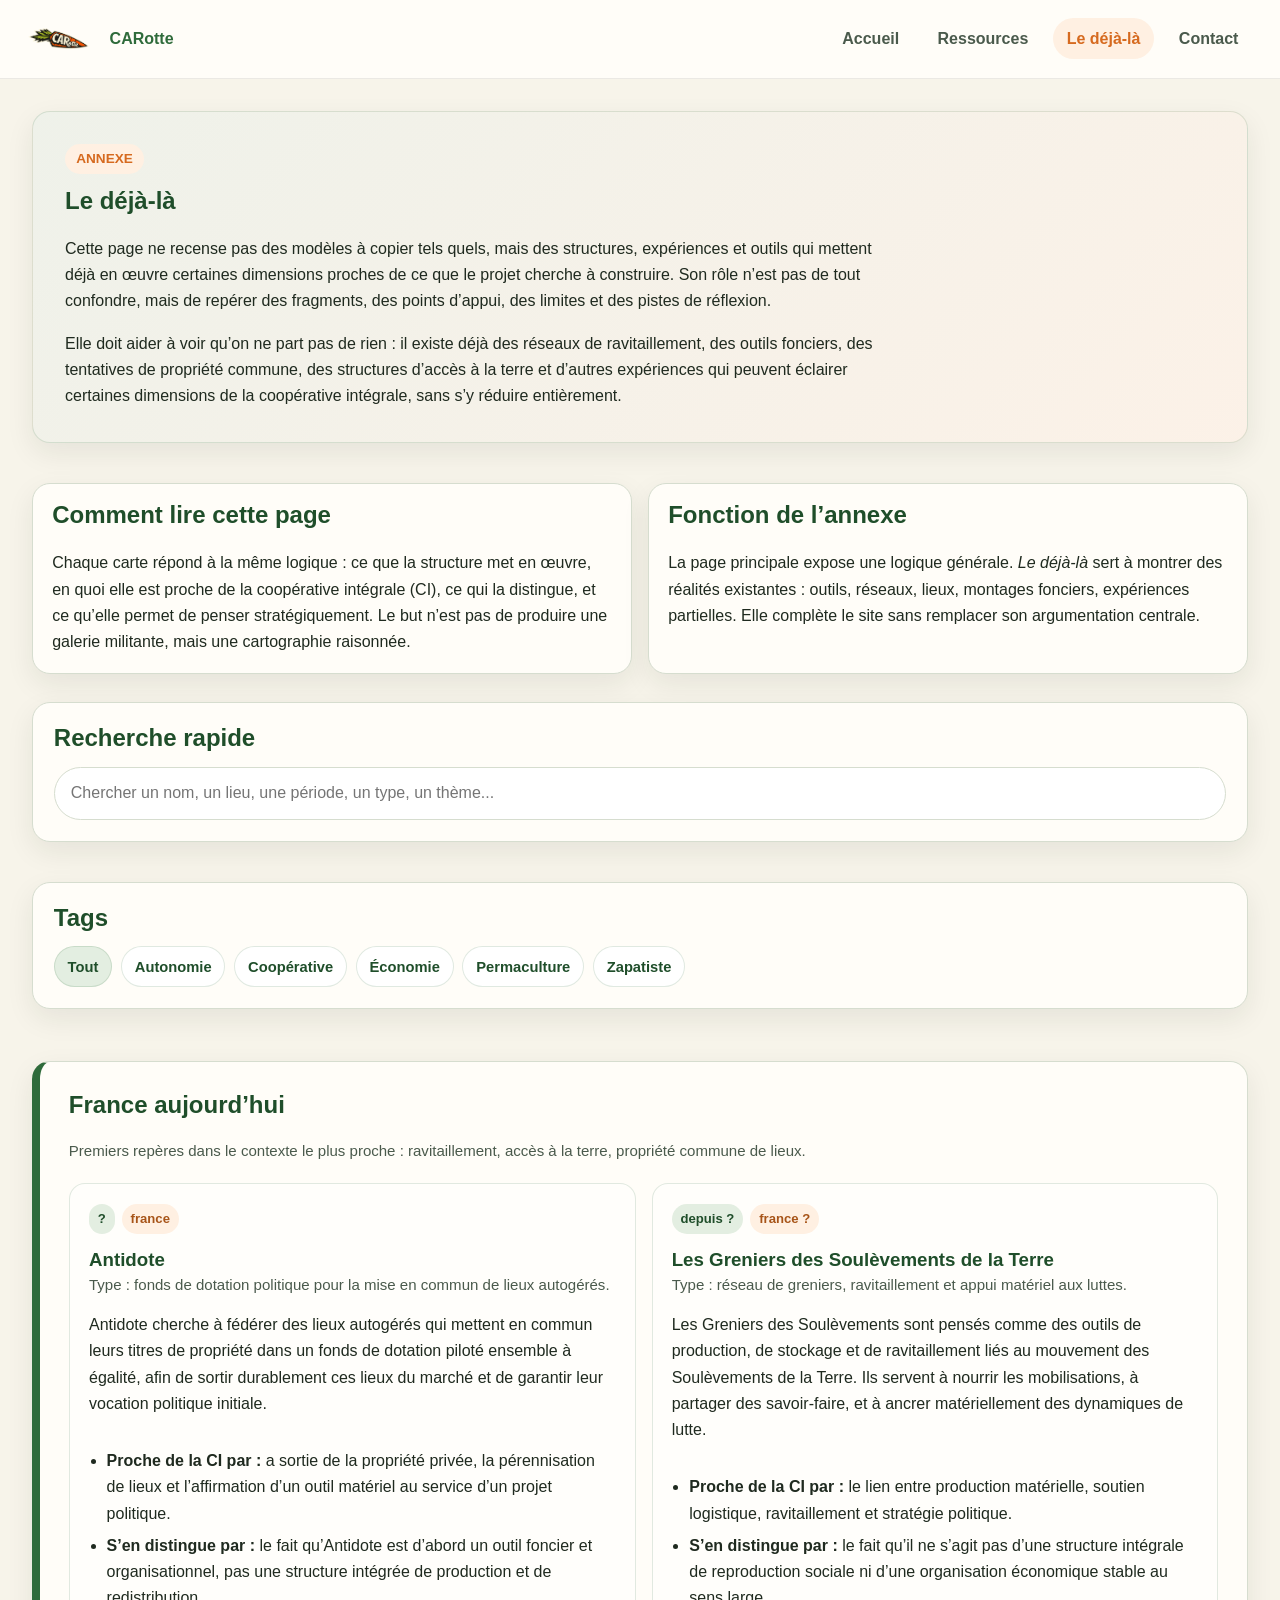
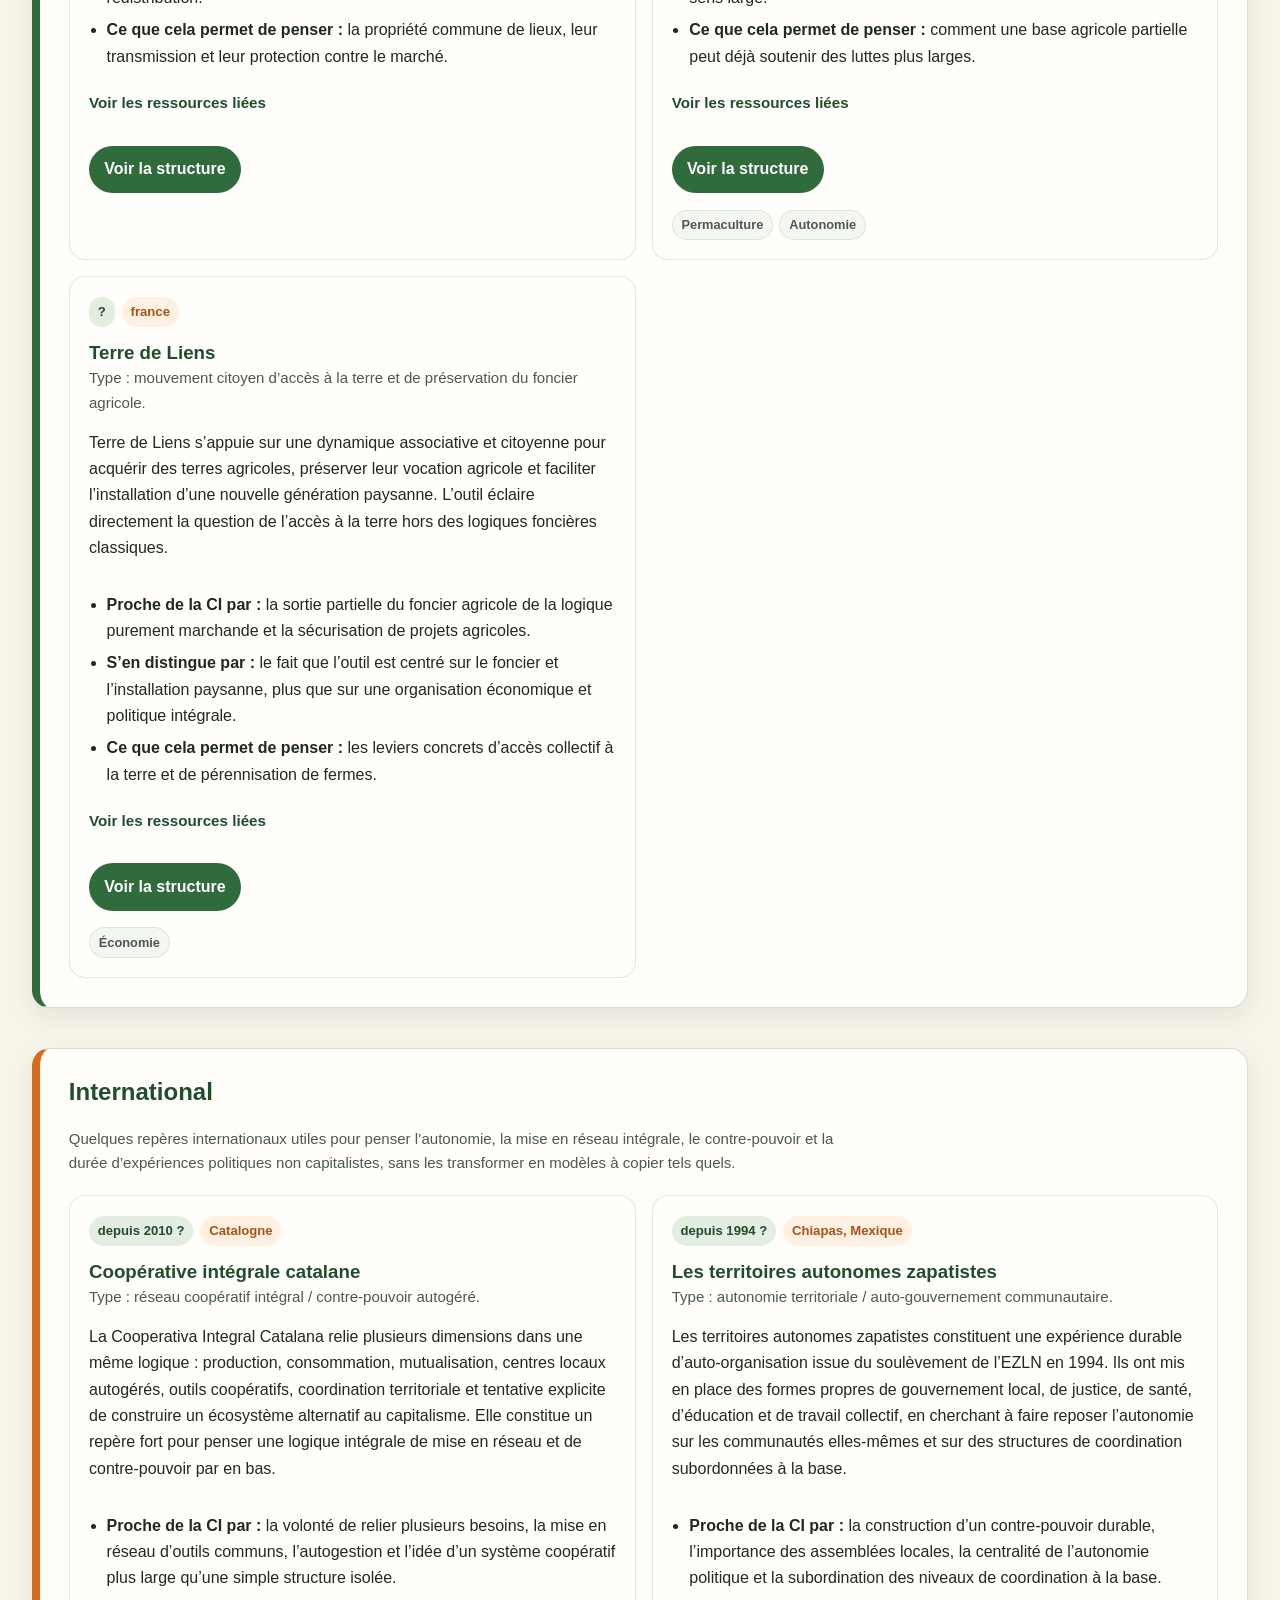
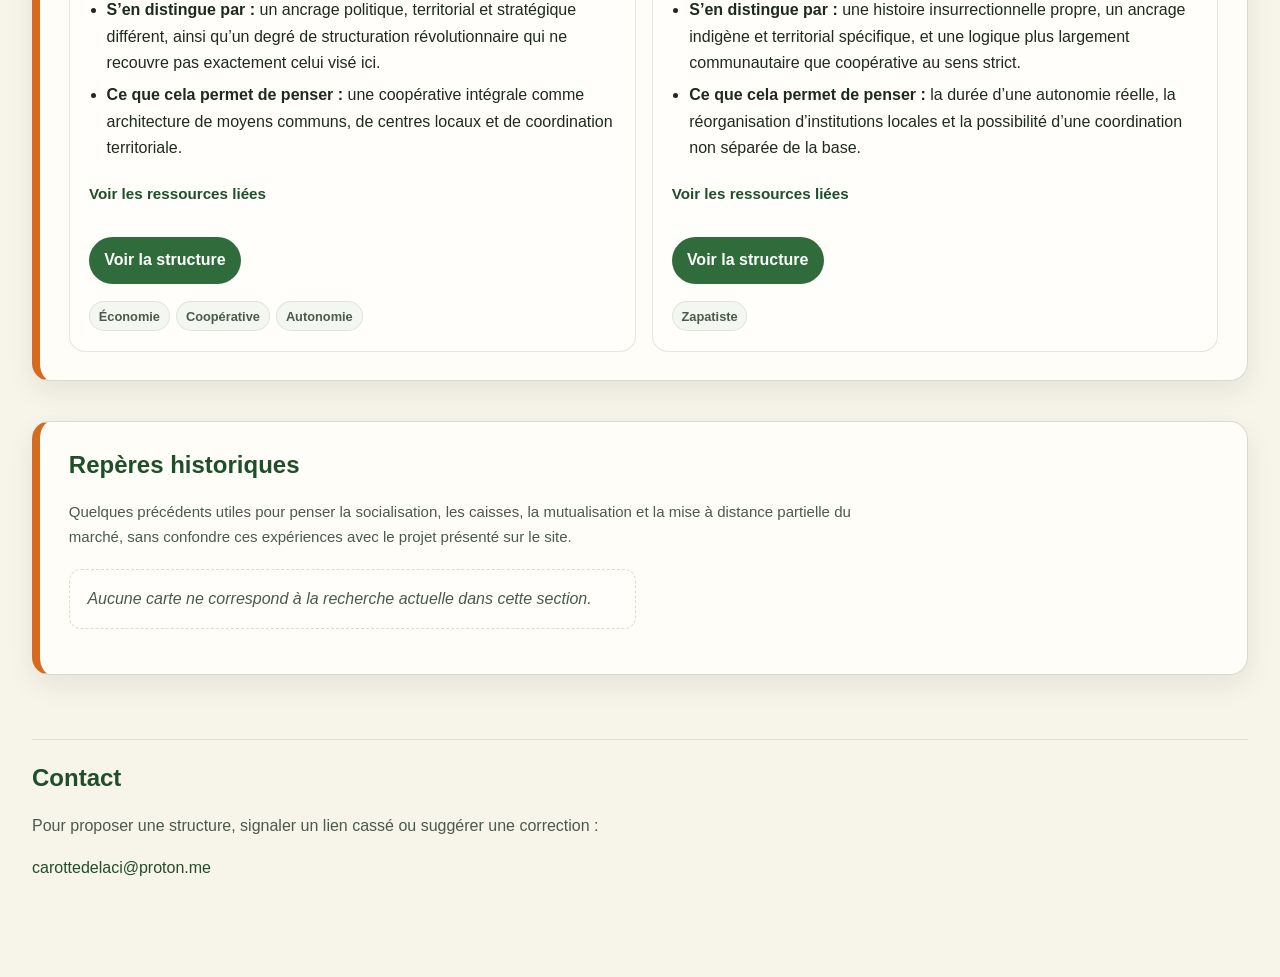
<file: deja-la.html>
<!DOCTYPE html>
<html lang="fr">
<head>
  <meta charset="UTF-8">
  <meta name="viewport" content="width=device-width, initial-scale=1.0">
  <meta name="description" content="Cartographie d’expériences, structures et outils déjà existants pouvant éclairer le projet CARotte et la coopérative intégrale.">
  <title>CARotte — Le déjà-là</title>

  <!--
    Le style spécifique du Déjà-là n'est plus dans ce fichier.
    Toute l'apparence est maintenant regroupée dans style.css.
  -->
  <link rel="stylesheet" href="style.css">
 <link rel="icon" href="favicon.png" type="image/png">
 <link rel="icon" href="favicon.ico" sizes="any">
</head>
<body>

  <!-- ======================================================
       BARRE DU HAUT
       ------------------------------------------------------
       Navigation commune à tout le site.
       ====================================================== -->
  <header class="topbar">
    <div class="topbar-inner">
      <a class="topbar-brand" href="index.html">
        <img src="logo-carotte.png" class="topbar-logo" alt="Logo CARotte">
        <span>CARotte</span>
      </a>

      <nav class="topbar-nav">
        <a href="index.html">Accueil</a>
        <a href="ressources.html">Ressources</a>
        <a class="active" href="deja-la.html">Le déjà-là</a>
        <a href="#contact-footer">Contact</a>
      </nav>
    </div>
  </header>

  <main class="deja-page">

    <!-- ==================================================
         INTRODUCTION
         ================================================== -->
    <section class="deja-hero">
      <span class="deja-kicker">Annexe</span>
      <h1>Le déjà-là</h1>
      <p>Cette page ne recense pas des modèles à copier tels quels, mais des structures, expériences et outils qui mettent déjà en œuvre certaines dimensions proches de ce que le projet cherche à construire. Son rôle n’est pas de tout confondre, mais de repérer des fragments, des points d’appui, des limites et des pistes de réflexion.</p>
      <p>Elle doit aider à voir qu’on ne part pas de rien : il existe déjà des réseaux de ravitaillement, des outils fonciers, des tentatives de propriété commune, des structures d’accès à la terre et d’autres expériences qui peuvent éclairer certaines dimensions de la coopérative intégrale, sans s’y réduire entièrement.</p>
    </section>

    <!-- ==================================================
         BLOCS EXPLICATIFS
         ================================================== -->
    <section class="deja-row">
      <article class="deja-note">
        <h2>Comment lire cette page</h2>
        <p>Chaque carte répond à la même logique : ce que la structure met en œuvre, en quoi elle est proche de la coopérative intégrale (CI), ce qui la distingue, et ce qu’elle permet de penser stratégiquement. Le but n’est pas de produire une galerie militante, mais une cartographie raisonnée.</p>
      </article>

      <article class="deja-note">
        <h2>Fonction de l’annexe</h2>
        <p>La page principale expose une logique générale. <em>Le déjà-là</em> sert à montrer des réalités existantes : outils, réseaux, lieux, montages fonciers, expériences partielles. Elle complète le site sans remplacer son argumentation centrale.</p>
      </article>
    </section>

    <!-- ==================================================
         RECHERCHE ET TAGS
         --------------------------------------------------
         Les tags et les résultats sont générés par deja-la.js
         ================================================== -->
    <section class="resources-tools deja-tools">
      <article class="resources-box">
        <h2>Recherche rapide</h2>
        <input class="search-input" type="search" id="dejaSearchInput" placeholder="Chercher un nom, un lieu, une période, un type, un thème...">
      </article>

      <article class="resources-box">
        <h2>Tags</h2>
        <div class="resources-tags" id="dejaTags"></div>
      </article>
    </section>

    <!-- ==================================================
         SECTION : FRANCE AUJOURD'HUI
         ================================================== -->
    <section class="deja-section deja-section--major" id="france-aujourdhui">
      <h2>France aujourd’hui</h2>
      <p class="deja-small">Premiers repères dans le contexte le plus proche : ravitaillement, accès à la terre, propriété commune de lieux.</p>
      <div class="deja-grid" id="dejaFranceGrid"></div>
    </section>

    <!-- ==================================================
         SECTION : INTERNATIONAL
         ================================================== -->
    <section class="deja-section deja-section--soft" id="international">
      <h2>International</h2>
      <p class="deja-small">Quelques repères internationaux utiles pour penser l’autonomie, la mise en réseau intégrale, le contre-pouvoir et la durée d’expériences politiques non capitalistes, sans les transformer en modèles à copier tels quels.</p>
      <div class="deja-grid" id="dejaInternationalGrid"></div>
    </section>

    <!-- ==================================================
         SECTION : REPÈRES HISTORIQUES
         ================================================== -->
    <section class="deja-section deja-section--soft" id="reperes-historiques">
      <h2>Repères historiques</h2>
      <p class="deja-small">Quelques précédents utiles pour penser la socialisation, les caisses, la mutualisation et la mise à distance partielle du marché, sans confondre ces expériences avec le projet présenté sur le site.</p>
      <div class="deja-grid" id="dejaHistoriqueGrid"></div>
    </section>

    <!-- ==================================================
         CONTACT
         ================================================== -->
    <footer class="site-footer" id="contact-footer">
      <h2>Contact</h2>
      <p>Pour proposer une structure, signaler un lien cassé ou suggérer une correction :</p>
      <p><a href="mailto:carottedelaci@proton.me">carottedelaci@proton.me</a></p>
    </footer>
  </main>

  <script src="deja-la.js"></script>
</body>
</html>
</file>
<file: style.css>
/* =========================================================
   CARotte — feuille de style partagée
   ---------------------------------------------------------
   Version retravaillée pour grand écran PC.

   Principes suivis :
   - page d’accueil plus large, mais pas démesurée
   - annexes plus larges que l’accueil
   - texte courant un peu plus large qu’avant
   - Ressources sur 4 colonnes
   - logos agrandis
   - topbar plus compacte sans réduire les éléments
   - cartouches de blocs renforcés sur l’accueil
   - composants communs aux annexes assumés
   - pas de vraie version smartphone pour l’instant

   Organisation :
   1. Variables globales
   2. Base commune
   3. Composants partagés
   4. Page d’accueil
   5. Composants communs aux annexes
   6. Page Ressources
   7. Page Le déjà-là
   8. Ajustements d’écran minimaux
   ========================================================= */

/* =========================================================
   1. VARIABLES GLOBALES
   ========================================================= */
:root {
  --bg: #f7f4ea;
  --surface: #fffdf8;
  --surface-soft: #fcfaf4;

  --text: #1f2a1f;
  --text-soft: #4a5a4c;

  --green: #2f6b3b;
  --green-dark: #1f4e2a;
  --green-light: #e3eee1;

  --orange: #d66a1f;
  --orange-dark: #a75418;
  --orange-light: #fff0e2;

  --border: #d6ddcf;
  --shadow: rgba(31, 42, 31, 0.08);

  /* Largeurs principales */
  --home-width: 1300px;
  --annex-width: 1600px;

  /* Largeur de lecture : +20 % environ par rapport à avant */
  --text-measure: 94ch;

  --nav-width: 300px;
  --nav-handle: 30px;

  --radius-lg: 18px;
  --radius-md: 14px;
  --radius-sm: 12px;
}

/* =========================================================
   2. BASE COMMUNE
   ========================================================= */
* {
  box-sizing: border-box;
}

html {
  scroll-behavior: smooth;
}

body {
  margin: 0;
  background: var(--bg);
  color: var(--text);
  font-family: Arial, Helvetica, sans-serif;
  line-height: 1.65;
}

a {
  color: var(--green-dark);
  text-decoration: none;
}

a:hover {
  text-decoration: underline;
}

img {
  display: block;
  max-width: 100%;
}

h1,
h2,
h3,
h4 {
  margin-top: 0;
  color: var(--green-dark);
  line-height: 1.2;
}

p {
  margin: 0 0 1rem;
  max-width: var(--text-measure);
}

code {
  padding: 0.1rem 0.35rem;
  background: rgba(47, 107, 59, 0.06);
  border-radius: 6px;
  font-size: 0.95em;
}

/* =========================================================
   3. COMPOSANTS PARTAGÉS
   ========================================================= */

/* -------------------------
   Barre du haut
   ------------------------------------------------
   On réduit surtout les espaces verticaux.
   Le logo et les boutons gardent leur taille.
   ------------------------------------------------ */
.topbar {
  position: sticky;
  top: 0;
  z-index: 100;
  background: rgba(255, 253, 248, 0.96);
  border-bottom: 1px solid rgba(0, 0, 0, 0.08);
  backdrop-filter: blur(6px);
}

.topbar-inner {
  max-width: 1800px;
  margin: 0 auto;
  padding: 0.3rem 1.75rem;
  display: flex;
  align-items: center;
  justify-content: space-between;
  gap: 1rem;
}

.topbar-brand {
  display: flex;
  align-items: center;
  gap: 0.85rem;
  color: var(--green);
  font-weight: bold;
}

.topbar-brand:hover {
  text-decoration: none;
}

.topbar-logo {
  width: 68px;
  height: 68px;
  object-fit: contain;
  flex: 0 0 auto;
}

.topbar-nav {
  display: flex;
  flex-wrap: wrap;
  gap: 0.7rem;
}

.topbar-nav a {
  padding: 0.45rem 0.85rem;
  border-radius: 999px;
  color: var(--text-soft);
  font-weight: 600;
}

.topbar-nav a:hover {
  background: var(--green-light);
  color: var(--green-dark);
  text-decoration: none;
}

.topbar-nav a.active {
  background: var(--orange-light);
  color: var(--orange);
}

/* -------------------------
   Pieds de page
   ------------------------- */
.site-footer,
.resources-footer {
  margin-top: 4rem;
  padding-top: 1.5rem;
  border-top: 1px solid rgba(47, 107, 59, 0.14);
  color: var(--text-soft);
}

.resources-footer {
  padding: 1.3rem;
  background: var(--surface);
  border: 1px solid var(--border);
  border-radius: var(--radius-lg);
  box-shadow: 0 10px 28px var(--shadow);
}

.resources-footer p {
  max-width: none;
}

/* -------------------------
   Kicker / labels
   ------------------------- */
.section-label,
.resources-kicker,
.deja-kicker {
  display: inline-block;
  padding: 0.25rem 0.7rem;
  border-radius: 999px;
  font-size: 0.85rem;
  font-weight: bold;
  text-transform: uppercase;
}

.resources-kicker {
  margin-bottom: 0.9rem;
  background: var(--green-light);
  color: var(--green-dark);
}

.deja-kicker {
  margin-bottom: 0.8rem;
  background: var(--orange-light);
  color: var(--orange);
}

/* -------------------------
   Boîtes réutilisées
   ------------------------- */
.schema-box,
.cta-box,
.annex-card,
.resources-box,
.resources-section,
.explore-section,
.deja-note,
.deja-section {
  background: var(--surface);
  border: 1px solid var(--border);
  border-radius: var(--radius-lg);
  box-shadow: 0 10px 28px var(--shadow);
}

.schema-box,
.cta-box,
.annex-card {
  margin-top: 1.3rem;
  padding: 1rem 1.1rem;
}

.schema-title {
  color: var(--green-dark);
  font-weight: bold;
}

.is-hidden {
  display: none !important;
}

/* -------------------------
   Boutons / liens forts
   ------------------------- */
.resource-link,
.deja-link {
  display: inline-flex;
  align-items: center;
  justify-content: center;
  align-self: flex-start;
  padding: 0.65rem 0.95rem;
  background: var(--green);
  color: white;
  font-weight: bold;
  border-radius: 999px;
}

.resource-link:hover,
.deja-link:hover {
  background: var(--green-dark);
  text-decoration: none;
}

/* =========================================================
   4. PAGE D’ACCUEIL
   ---------------------------------------------------------
   index.html
   ========================================================= */

/* -------------------------
   Sommaire latéral repliable
   ------------------------- */
.site-nav {
  position: fixed;
  top: 96px;
  right: 0;
  z-index: 90;
  width: var(--nav-width);
  max-height: calc(100vh - 108px);
  transform: translateX(calc(var(--nav-width) - var(--nav-handle)));
  transition: transform 0.25s ease;
}

.site-nav:hover {
  transform: translateX(0);
}

.site-nav.site-nav--intro-open {
  transform: translateX(0);
}

.site-nav__handle {
  position: absolute;
  top: 18px;
  left: calc(-1 * var(--nav-handle));
  width: var(--nav-handle);
  height: 72px;
  background: var(--green);
  border-radius: var(--radius-sm) 0 0 var(--radius-sm);
  box-shadow: 0 8px 20px rgba(20, 30, 20, 0.12);
}

.site-nav__handle::before {
  content: "";
  position: absolute;
  top: 50%;
  left: 50%;
  width: 10px;
  height: 10px;
  border-top: 2px solid white;
  border-left: 2px solid white;
  transform: translate(-35%, -50%) rotate(-45deg);
}

.site-nav__panel {
  max-height: calc(100vh - 108px);
  overflow-y: auto;
  padding: 1rem;
  background: rgba(255, 253, 248, 0.98);
  border: 1px solid rgba(47, 107, 59, 0.15);
  border-right: none;
  border-radius: var(--radius-sm) 0 0 var(--radius-sm);
  box-shadow: 0 18px 38px rgba(31, 42, 31, 0.16);
}

.site-nav__panel h2 {
  margin-bottom: 0.8rem;
  font-size: 1rem;
}

.site-nav__panel ul {
  list-style: none;
  margin: 0;
  padding: 0;
}

.site-nav__panel > ul > li {
  margin-bottom: 0.4rem;
}

.site-nav__panel ul ul {
  margin-top: 0.35rem;
  margin-left: 0.7rem;
  padding-left: 0.7rem;
  border-left: 2px solid rgba(214, 106, 31, 0.2);
}

.site-nav__panel a {
  display: block;
  padding: 0.3rem 0.4rem;
  border-radius: 8px;
  color: var(--text);
  font-size: 0.92rem;
}

.site-nav__panel a:hover {
  background: rgba(47, 107, 59, 0.08);
  text-decoration: none;
}

/* -------------------------
   Conteneurs principaux
   ------------------------- */
.site-main {
  max-width: var(--home-width);
  margin: 0 auto;
  padding: 2rem 3rem 6rem;
}

.resources-page,
.deja-page {
  max-width: var(--annex-width);
  margin: 0 auto;
  padding: 2rem 3rem 6rem;
}

.deja-page {
  padding-bottom: 5rem;
}

/* -------------------------
   Héros de pages
   ------------------------- */
.site-hero,
.resources-hero,
.deja-hero {
  padding: 2rem;
  background: linear-gradient(
      135deg,
      rgba(47, 107, 59, 0.08),
      rgba(214, 106, 31, 0.08)
    ),
    var(--surface);
  border: 1px solid rgba(47, 107, 59, 0.15);
  border-radius: var(--radius-lg);
  box-shadow: 0 10px 28px var(--shadow);
}

.site-hero {
  margin-bottom: 3rem;
  padding: 2.4rem;
}

.resources-hero {
  margin-bottom: 1.5rem;
}

.deja-hero {
  margin-bottom: 2.5rem;
}

.resources-hero p,
.deja-hero p {
  max-width: 94ch;
}

.hero-logo-wrap {
  margin-bottom: 1rem;
  text-align: center;
}

.hero-logo {
  display: inline-block;
  width: min(440px, 50vw);
}

.site-hero h1,
.site-hero .site-subtitle {
  text-align: center;
}

.site-subtitle {
  max-width: none;
  color: var(--text-soft);
}

/* -------------------------
   Grands blocs de l’accueil
   ------------------------- */
.section-block {
  margin-bottom: 3rem;
  padding: 2rem;
  background: var(--surface);
  border: 1px solid var(--border);
  border-radius: var(--radius-lg);
  box-shadow: 0 10px 28px var(--shadow);
}

.section-block.major {
  border-left: 8px solid var(--green);
}

.section-block.accent {
  border-left: 8px solid var(--orange);
}

/* -------------------------
   Cartouches de blocs
   ------------------------------------------------
   Proposition B : de vrais marqueurs de chapitre.
   ------------------------------------------------ */
.section-label {
  display: inline-flex;
  align-items: center;
  margin-bottom: 1rem;
  padding: 0.5rem 1rem;
  border-radius: 999px;
  background: var(--orange-light);
  color: var(--orange-dark);
  font-size: 1rem;
  font-weight: 800;
  letter-spacing: 0.02em;
  text-transform: uppercase;
  box-shadow: 0 6px 16px rgba(214, 106, 31, 0.14);
}

.section-intro {
  color: var(--text-soft);
}

.subsection {
  margin-top: 1.8rem;
  padding-top: 1.3rem;
  border-top: 1px solid rgba(47, 107, 59, 0.12);
}

/* -------------------------
   Mini sommaires
   ------------------------- */
.mini-summary {
  margin: 1rem 0 1.4rem;
  padding: 1rem 1.1rem;
  background: #fff8f1;
  border: 1px solid rgba(214, 106, 31, 0.18);
  border-radius: var(--radius-sm);
}

.mini-summary ul {
  margin: 0;
  padding-left: 1.2rem;
}

/* -------------------------
   Cartes de renvoi
   ------------------------- */
.annex-grid {
  display: grid;
  grid-template-columns: repeat(2, minmax(0, 1fr));
  gap: 1rem;
}

/* =========================================================
   5. COMPOSANTS COMMUNS AUX ANNEXES
   ========================================================= */
.resources-row,
.deja-row {
  display: grid;
  grid-template-columns: repeat(2, minmax(0, 1fr));
  gap: 1rem;
  margin-bottom: 1.75rem;
}

.resources-tools,
.deja-tools {
  display: grid;
  gap: 1rem;
  margin-bottom: 1.75rem;
}

.resources-box,
.resources-section,
.explore-section,
.resources-footer {
  margin-bottom: 1.5rem;
  padding: 1.3rem;
}

.deja-note {
  padding: 1.1rem 1.2rem;
}

.deja-section {
  margin-bottom: 2.5rem;
  padding: 1.8rem;
}

.deja-tools .resources-box h2 {
  margin-bottom: 0.85rem;
}

.search-input {
  width: 100%;
  padding: 0.8rem 1rem;
  background: #fff;
  color: var(--text);
  font: inherit;
  border: 1px solid var(--border);
  border-radius: 999px;
}

.resources-tags {
  display: flex;
  flex-wrap: wrap;
  gap: 0.55rem;
  margin-top: 0.8rem;
}

.resources-tag {
  padding: 0.45rem 0.8rem;
  background: #fff;
  color: var(--green-dark);
  font: inherit;
  font-size: 0.92rem;
  font-weight: bold;
  border: 1px solid rgba(47, 107, 59, 0.15);
  border-radius: 999px;
  cursor: pointer;
}

.resources-tag:hover,
.resources-tag.is-active {
  background: var(--green-light);
}

.resource-tag,
.deja-tag {
  display: inline-flex;
  align-items: center;
  justify-content: center;
  padding: 0.24rem 0.55rem;
  background: #f7f9f4;
  color: var(--text-soft);
  font-size: 0.80rem;
  font-weight: bold;
  border: 1px solid rgba(47, 107, 59, 0.12);
  border-radius: 999px;
}

.deja-tag {
  background: rgba(47, 107, 59, 0.05);
}

.deja-tag a {
  color: inherit;
  text-decoration: none;
}

.resource-pill,
.deja-pill {
  display: inline-flex;
  align-items: center;
  padding: 0.28rem 0.55rem;
  font-size: 0.82rem;
  font-weight: bold;
  border-radius: 999px;
}

.resource-pill.type,
.deja-pill {
  background: var(--green-light);
  color: var(--green-dark);
}

.resource-pill.time,
.deja-pill--orange {
  background: var(--orange-light);
  color: var(--orange-dark);
}

.resources-grid,
.explore-grid,
.deja-grid {
  gap: 1rem;
  margin-top: 1rem;
}

.resources-grid,
.explore-grid {
  display: grid;
  grid-template-columns: repeat(4, minmax(0, 1fr));
}

.deja-grid {
  display: grid;
  grid-template-columns: repeat(2, minmax(0, 1fr));
  margin-top: 1.2rem;
}

.resource-card,
.deja-card {
  display: flex;
  flex-direction: column;
  gap: 0.9rem;
  border: 1px solid rgba(47, 107, 59, 0.14);
  border-radius: 16px;
  background: #fffefb;
}

/* =========================================================
   6. PAGE RESSOURCES
   ========================================================= */
.resource-card {
  min-height: 100%;
  overflow: hidden;
}

.resource-thumb {
  display: flex;
  align-items: center;
  justify-content: center;
  aspect-ratio: 16 / 9;
  padding: 1rem;
  background: linear-gradient(135deg, var(--green-light), var(--orange-light));
  color: var(--green-dark);
  font-weight: bold;
  text-align: center;
}

.resource-thumb-image {
  width: 100%;
  height: 100%;
  object-fit: cover;
}

/* -------------------------
   Cas sans vignette YouTube :
   le titre remplit la case.
   ------------------------- */
.resource-thumb-text {
  max-width: 88%;
  margin: 0 auto;
  color: var(--green-dark);
  font-size: 1rem;
  line-height: 1.35;
  text-align: center;
  display: -webkit-box;
  -webkit-line-clamp: 4;
  -webkit-box-orient: vertical;
  overflow: hidden;
}

.resource-body {
  display: flex;
  flex: 1;
  flex-direction: column;
  gap: 0.8rem;
  padding: 1rem;
}

.resource-meta,
.resource-tags {
  display: flex;
  flex-wrap: wrap;
  gap: 0.45rem;
}

.resource-title {
  margin: 0;
  font-size: 1.05rem;
}

.resource-source {
  margin: -0.25rem 0 0;
  max-width: none;
  color: var(--text-soft);
  font-size: 0.92rem;
  font-weight: bold;
}

.resource-text {
  flex: 1;
  margin: 0;
  max-width: none;
  color: var(--text-soft);
  font-size: 0.95rem;
}

.resource-related {
  font-size: 0.92rem;
  color: var(--text-soft);
}

.resource-related-link {
  font-weight: bold;
}

.explore-card {
  padding: 1rem;
  background: #fcfbf6;
  border: 1px dashed rgba(47, 107, 59, 0.22);
  border-radius: var(--radius-md);
}

/* =========================================================
   7. PAGE LE DÉJÀ-LÀ
   ========================================================= */
.deja-section--major {
  border-left: 8px solid var(--green);
}

.deja-section--soft {
  border-left: 8px solid var(--orange);
}

.deja-card {
  padding: 1.2rem;
  scroll-margin-top: 6rem;
}

.deja-hero p:last-child,
.deja-card p:last-child,
.deja-note p:last-child {
  margin-bottom: 0;
}

.deja-meta {
  display: flex;
  flex-wrap: wrap;
  gap: 0.45rem;
}

.deja-card h3 {
  margin-bottom: 0.1rem;
}

.deja-small {
  font-size: 0.94rem;
  color: var(--text-soft);
}

.deja-list {
  margin: 0;
  padding-left: 1.1rem;
}

.deja-list li {
  margin-bottom: 0.35rem;
}

.deja-tags-row {
  display: flex;
  flex-wrap: wrap;
  gap: 0.4rem;
  margin-top: 0.15rem;
}

.deja-related {
  font-size: 0.95rem;
  color: var(--text-soft);
}

.deja-related a {
  font-weight: 700;
}

.deja-empty {
  padding: 1rem 1.1rem;
  border: 1px dashed rgba(47, 107, 59, 0.2);
  border-radius: 12px;
  color: var(--text-soft);
  font-style: italic;
  background: #fffefb;
}

/* =========================================================
   8. AJUSTEMENTS D’ÉCRAN MINIMAUX
   ========================================================= */
@media (max-width: 1700px) {
  .site-main,
  .resources-page,
  .deja-page {
    padding-left: 2rem;
    padding-right: 2rem;
  }
}

/* =========================================================
   Sidebar — comportement adaptatif propre
   ========================================================= */

/* Écrans moyens : on compacte la sidebar */
@media (max-width: 1300px) {
  .site-nav {
    width: 220px;
    transform: translateX(calc(220px - var(--nav-handle)));
  }
}

/* Écrans plus petits : on la passe en haut */
@media (max-width: 1100px) {
  .site-nav {
    position: static;
    width: auto;
    max-height: none;
    transform: none;
    margin-bottom: 1.5rem;
  }

  .site-nav__handle {
    display: none;
  }

  .site-nav__panel {
    border-radius: var(--radius-md);
    border-right: 1px solid rgba(47, 107, 59, 0.15);
    box-shadow: 0 10px 28px var(--shadow);
  }
}

/* =========================================================
   Mobile — Sommaire repliable (intégré à ton système)
   ========================================================= */

@media (max-width: 900px) {

  /* On garde ton layout existant */
  .site-nav {
    margin-bottom: 1rem;
  }

  /* ✅ transforme en bloc repliable */
  .site-nav details {
    display: block;
    background: var(--surface);
    border: 1px solid var(--border);
    border-radius: var(--radius-md);
    box-shadow: 0 10px 28px var(--shadow);
    overflow: hidden;
  }

  /* ✅ bouton */
  .site-nav summary {
    cursor: pointer;
    padding: 0.75rem 1rem;
    background: var(--green);
    color: white;
    font-weight: 700;
    list-style: none;
  }

  .site-nav summary::-webkit-details-marker {
    display: none;
  }

  /* ✅ état ouvert */
  .site-nav details[open] summary {
    border-bottom: 1px solid rgba(47, 107, 59, 0.15);
  }

  /* ✅ contenu */
  .site-nav__panel {
    border: none;
    box-shadow: none;
    max-height: none;
  }
}
/* =========================================================
   Mobile — Sommaire toggle propre (avec TON HTML)
   ========================================================= */

@media (max-width: 900px) {

  /* bouton */
  .site-nav__toggle {
    display: block;
    width: 100%;
    padding: 0.75rem 1rem;
    margin-bottom: 0.5rem;
    background: var(--green);
    color: white;
    font-weight: 700;
    border: none;
    border-radius: var(--radius-md);
    cursor: pointer;
  }

  /* cacher le handle desktop */
  .site-nav__handle {
    display: none;
  }

  /* état fermé */
  .site-nav.is-collapsed .site-nav__panel {
    display: none;
  }

  /* état ouvert */
  .site-nav:not(.is-collapsed) .site-nav__panel {
    display: block;
  }

  /* style panel */
  .site-nav__panel {
    border-radius: var(--radius-md);
    border: 1px solid rgba(47, 107, 59, 0.15);
    box-shadow: 0 10px 28px var(--shadow);
  }
}
/* ❌ caché par défaut (desktop) */
.site-nav__toggle {
  display: none;
}




/* =========================================================
   Prolongements et critiques
   ---------------------------------------------------------
   Box dynamique de la page Ressources.
   ========================================================= */
.related-section {
  scroll-margin-top: 6rem;
}

.related-content {
  margin-top: 1rem;
}

.related-context {
  max-width: none;
  padding: 0.85rem 1rem;
  background: var(--orange-light);
  color: var(--orange-dark);
  border: 1px solid rgba(214, 106, 31, 0.18);
  border-radius: var(--radius-sm);
  font-weight: 700;
}

.related-subsection {
  margin-top: 1.35rem;
  padding-top: 1.2rem;
  border-top: 1px solid rgba(47, 107, 59, 0.14);
}

.related-subsection h3 {
  margin-bottom: 0.45rem;
}

.related-subsection p {
  max-width: 94ch;
}

.related-grid {
  display: grid;
  grid-template-columns: repeat(4, minmax(0, 1fr));
  gap: 1rem;
  margin-top: 1rem;
}

.related-grid--deja {
  grid-template-columns: repeat(2, minmax(0, 1fr));
}

.related-card {
  min-height: 100%;
}

.related-note {
  margin: 0;
  max-width: none;
  color: var(--orange-dark);
  font-size: 0.9rem;
  font-weight: 700;
}

.related-empty {
  margin: 0.85rem 0 0;
  max-width: none;
  padding: 1rem 1.1rem;
  background: #fffefb;
  color: var(--text-soft);
  border: 1px dashed rgba(47, 107, 59, 0.22);
  border-radius: var(--radius-sm);
  font-style: italic;
}

.resource-related-button {
  border: none;
  cursor: pointer;
  font: inherit;
  background: var(--orange);
}

.resource-related-button:hover {
  background: var(--orange-dark);
  text-decoration: none;
}

.resource-related-inline {
  padding: 0;
  background: none;
  color: var(--green-dark);
  font: inherit;
  font-weight: 700;
  border: none;
  cursor: pointer;
}

.resource-related-inline:hover {
  text-decoration: underline;
}

@media (max-width: 1450px) {
  .related-grid {
    grid-template-columns: repeat(2, minmax(0, 1fr));
  }
}

/* =========================================================
   Ajustements fins des cartes Ressources
   ---------------------------------------------------------
   - bouton de ressources liées plus discret
   - bouton d'ouverture centré en fin de carte
   ========================================================= */
.resource-card .resource-link:not(.resource-related-button) {
  align-self: center;
  margin-top: 0.15rem;
}

.resource-related-button {
  padding: 0.46rem 0.72rem;
  background: #fff4e8;
  color: var(--orange-dark);
  border: 1px solid rgba(214, 106, 31, 0.28);
  font-size: 0.88rem;
  box-shadow: none;
}

.resource-related-button:hover {
  background: var(--orange-light);
  color: var(--orange-dark);
  text-decoration: none;
}
/* =========================================================
   MOBILE — Adaptation responsive simple et propre
   ========================================================= */

@media (max-width: 900px) {

  /* -------------------------
     Layout général
     ------------------------- */
  .site-main,
  .resources-page,
  .deja-page {
    padding: 1rem;
  }

  /* -------------------------
     Navigation
     ------------------------- */
  .topbar-inner {
    flex-direction: column;
    align-items: center;
    gap: 0.5rem;
  }

  .topbar-logo {
    width: 52px;
    height: 52px;
  }

  .topbar-nav {
    flex-wrap: wrap;
    justify-content: center;
  }

  /* -------------------------
     Grilles (LE PLUS IMPORTANT)
     ------------------------- */
  .resources-grid,
  .explore-grid,
  .related-grid {
    grid-template-columns: 1fr;
  }

  .related-grid--deja,
  .deja-grid {
    grid-template-columns: 1fr;
  }

  .resources-row,
  .deja-row {
    grid-template-columns: 1fr;
  }

  /* -------------------------
     Hero
     ------------------------- */
  .site-hero,
  .resources-hero,
  .deja-hero {
    padding: 1.2rem;
  }

  .hero-logo {
    width: min(260px, 80vw);
  }

  /* -------------------------
     Blocs principaux
     ------------------------- */
  .section-block {
    padding: 1.2rem;
  }

  /* -------------------------
     Texte (lisibilité)
     ------------------------- */
  p {
    max-width: 65ch;
  }

  /* -------------------------
     Cartes ressources
     ------------------------- */
  .resource-body {
    padding: 0.85rem;
  }

  .resource-title {
    font-size: 1rem;
  }

  /* -------------------------
     Déjà-là cartes
     ------------------------- */
  .deja-card {
    padding: 1rem;
  }

  /* -------------------------
     Tags (éviter débordement)
     ------------------------- */
  .resources-tags {
    gap: 0.4rem;
  }

  .resources-tag {
    font-size: 0.85rem;
    padding: 0.35rem 0.7rem;
  }

  /* -------------------------
     Related section
     ------------------------- */
  .related-context {
    padding: 0.7rem;
    font-size: 0.95rem;
  }
}


/* =========================================================
   MOBILE TRÈS PETIT (smartphones étroits)
   ========================================================= */

@media (max-width: 600px) {

  .topbar-inner {
    padding: 0.3rem 0.8rem;
  }

  .topbar-nav a {
    padding: 0.35rem 0.6rem;
    font-size: 0.85rem;
  }

  .section-label {
    font-size: 0.85rem;
    padding: 0.35rem 0.7rem;
  }

  .resource-thumb-text {
    font-size: 0.9rem;
  }
}
</file>
